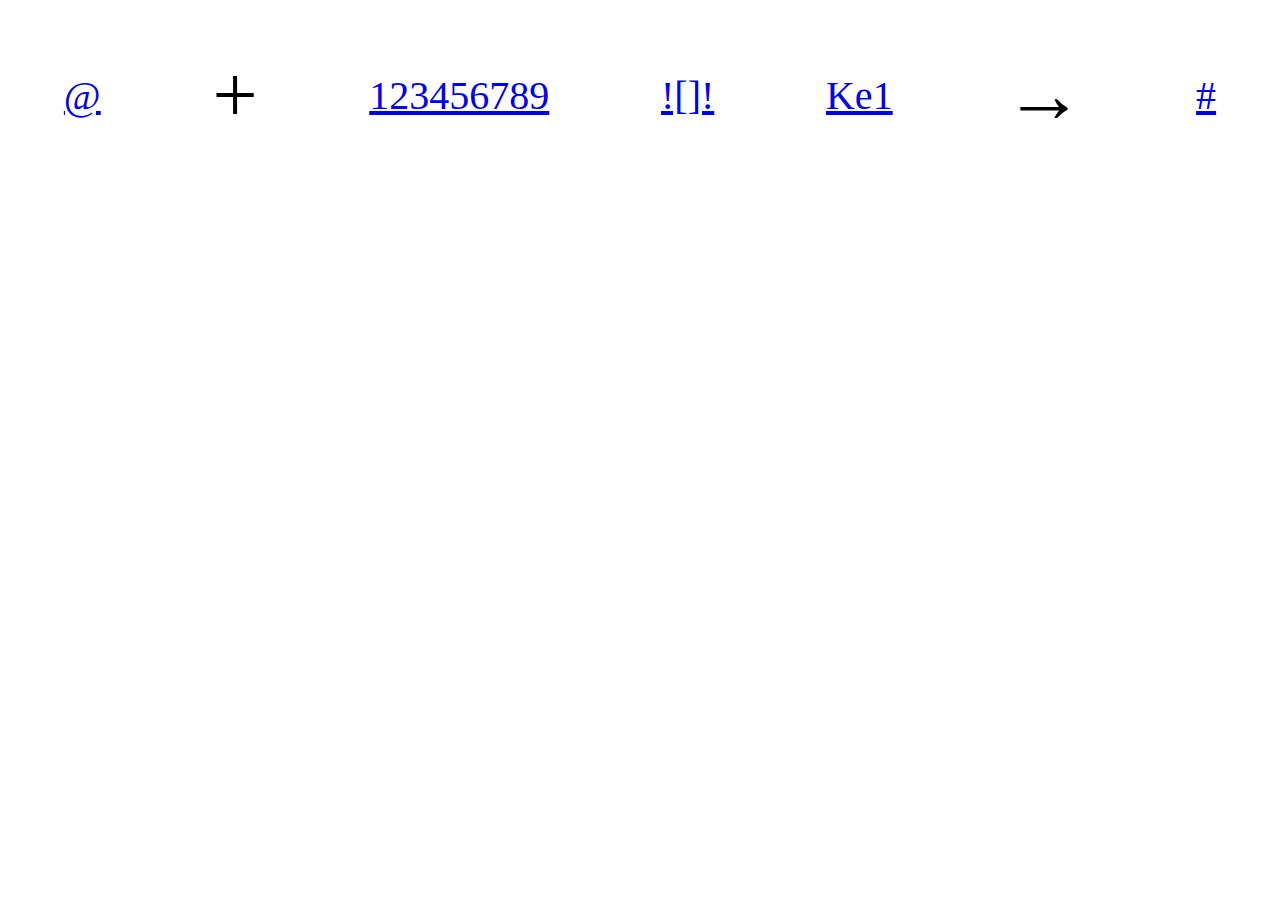
<file: index.html>
<!DOCTYPE html>
<html lang="en">
<head>
  <meta charset="UTF-8">
  <meta http-equiv="X-UA-Compatible" content="IE=edge">
  <meta name="viewport" content="width=device-width, initial-scale=1.0">
  <title>Origin</title>
</head>
<style>

  body {
    margin-top: 50px;
    display: flex;
    align-items: center;
    justify-content: space-around;
  }

  a {
    display: block;
    font-size: 40px;
  }

  span {
    font-size: 80px;
  }
</style>
<body>

  <div>
    <a href="/escaperoom/sokoban1.html">@</a>
  </div>
  
  <span>+</span>
  
  <a href="/escaperoom/sudoku.html">123456789</a>
  <a href="/escaperoom/jsfc.html">![]!</a>
  <a href="/escaperoom/chess.png">Ke1</a>
  
  <span>&rarr;</span>
  
  <a href="/escaperoom/sw.png">#</a>
</body>
</html>
</file>
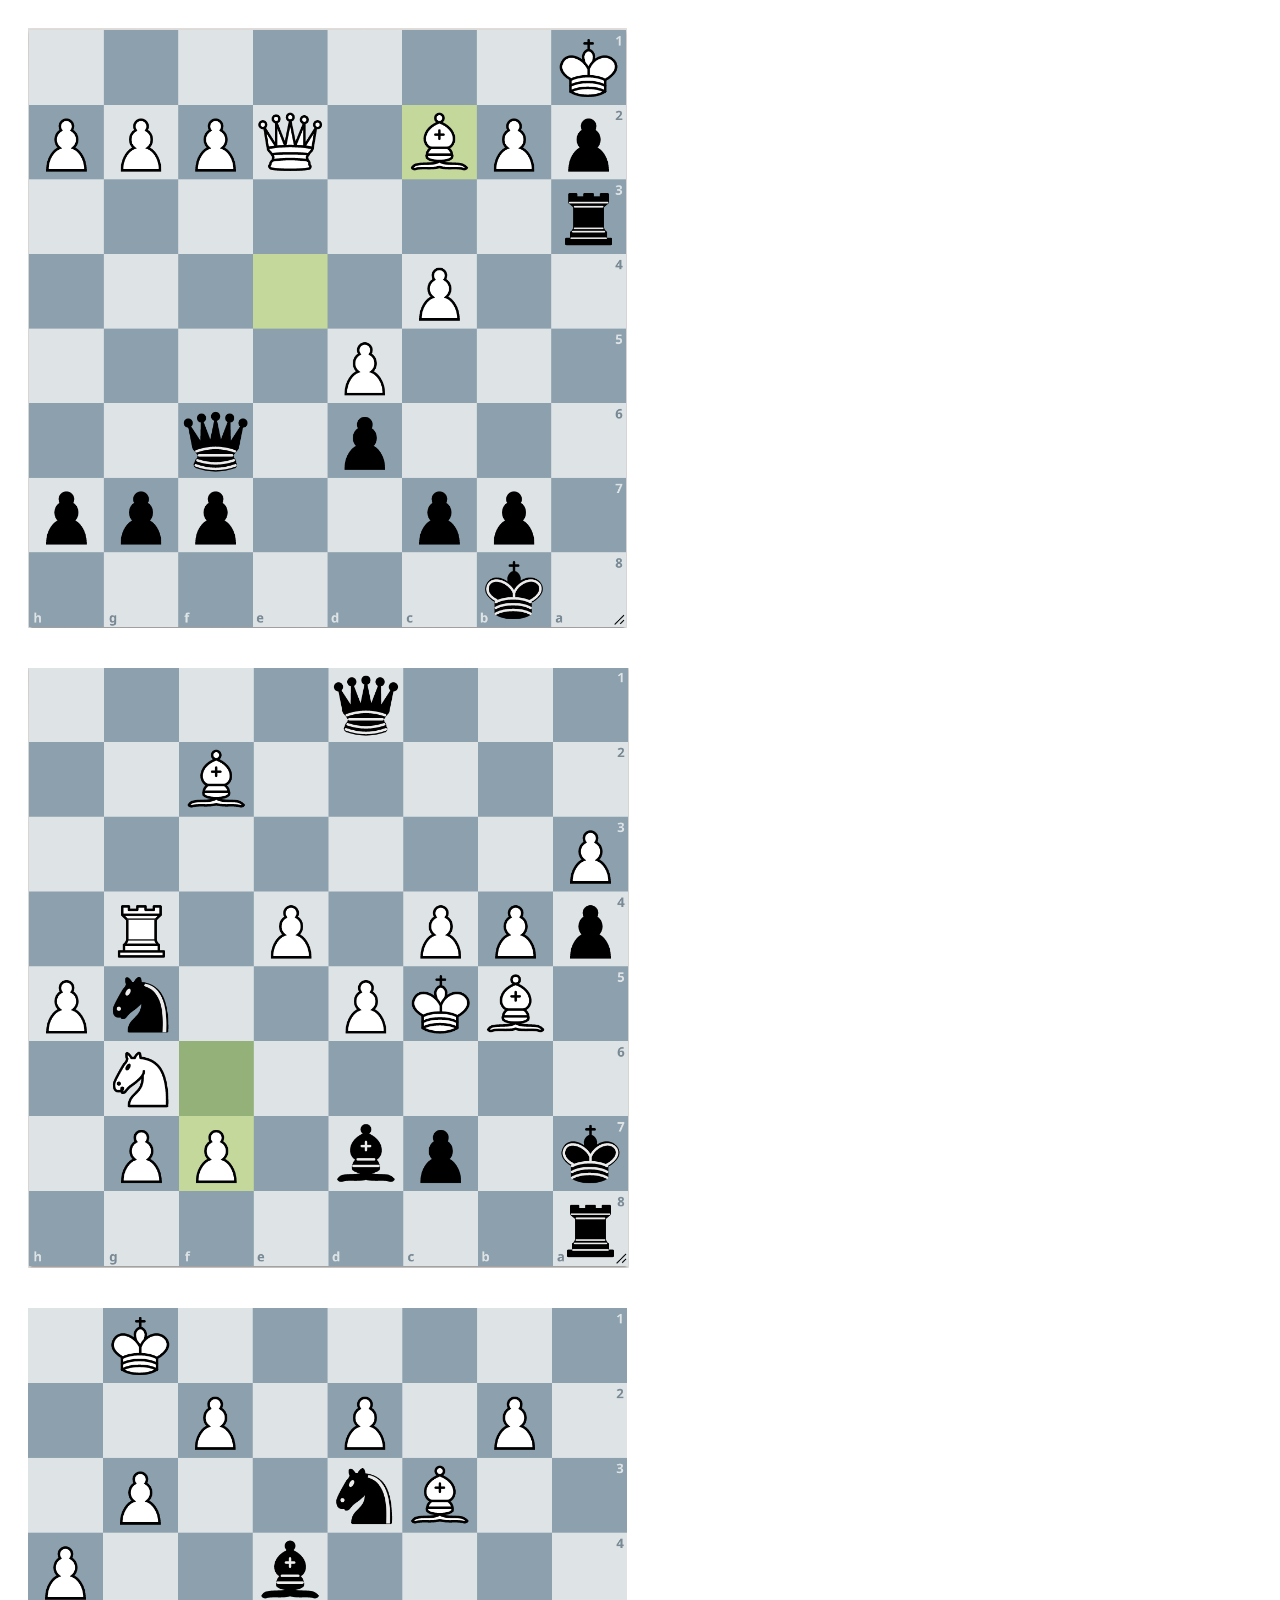
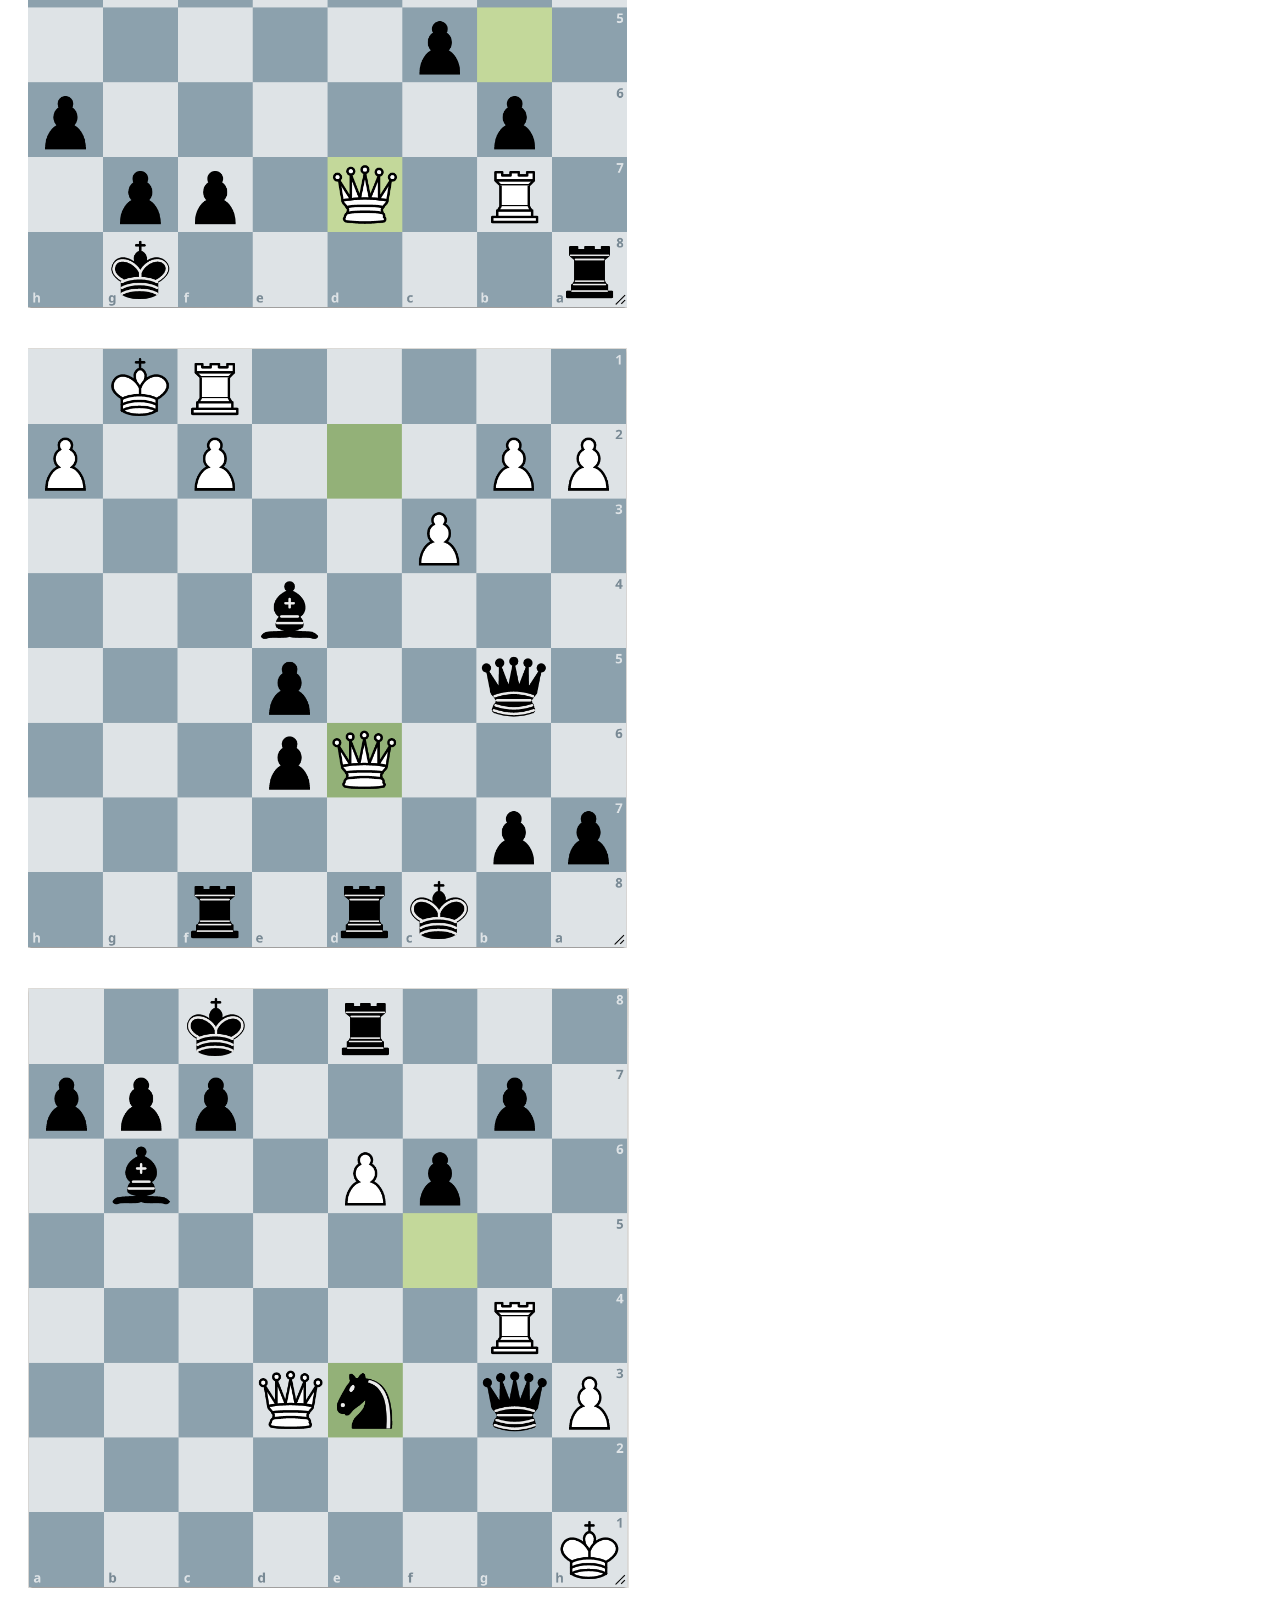
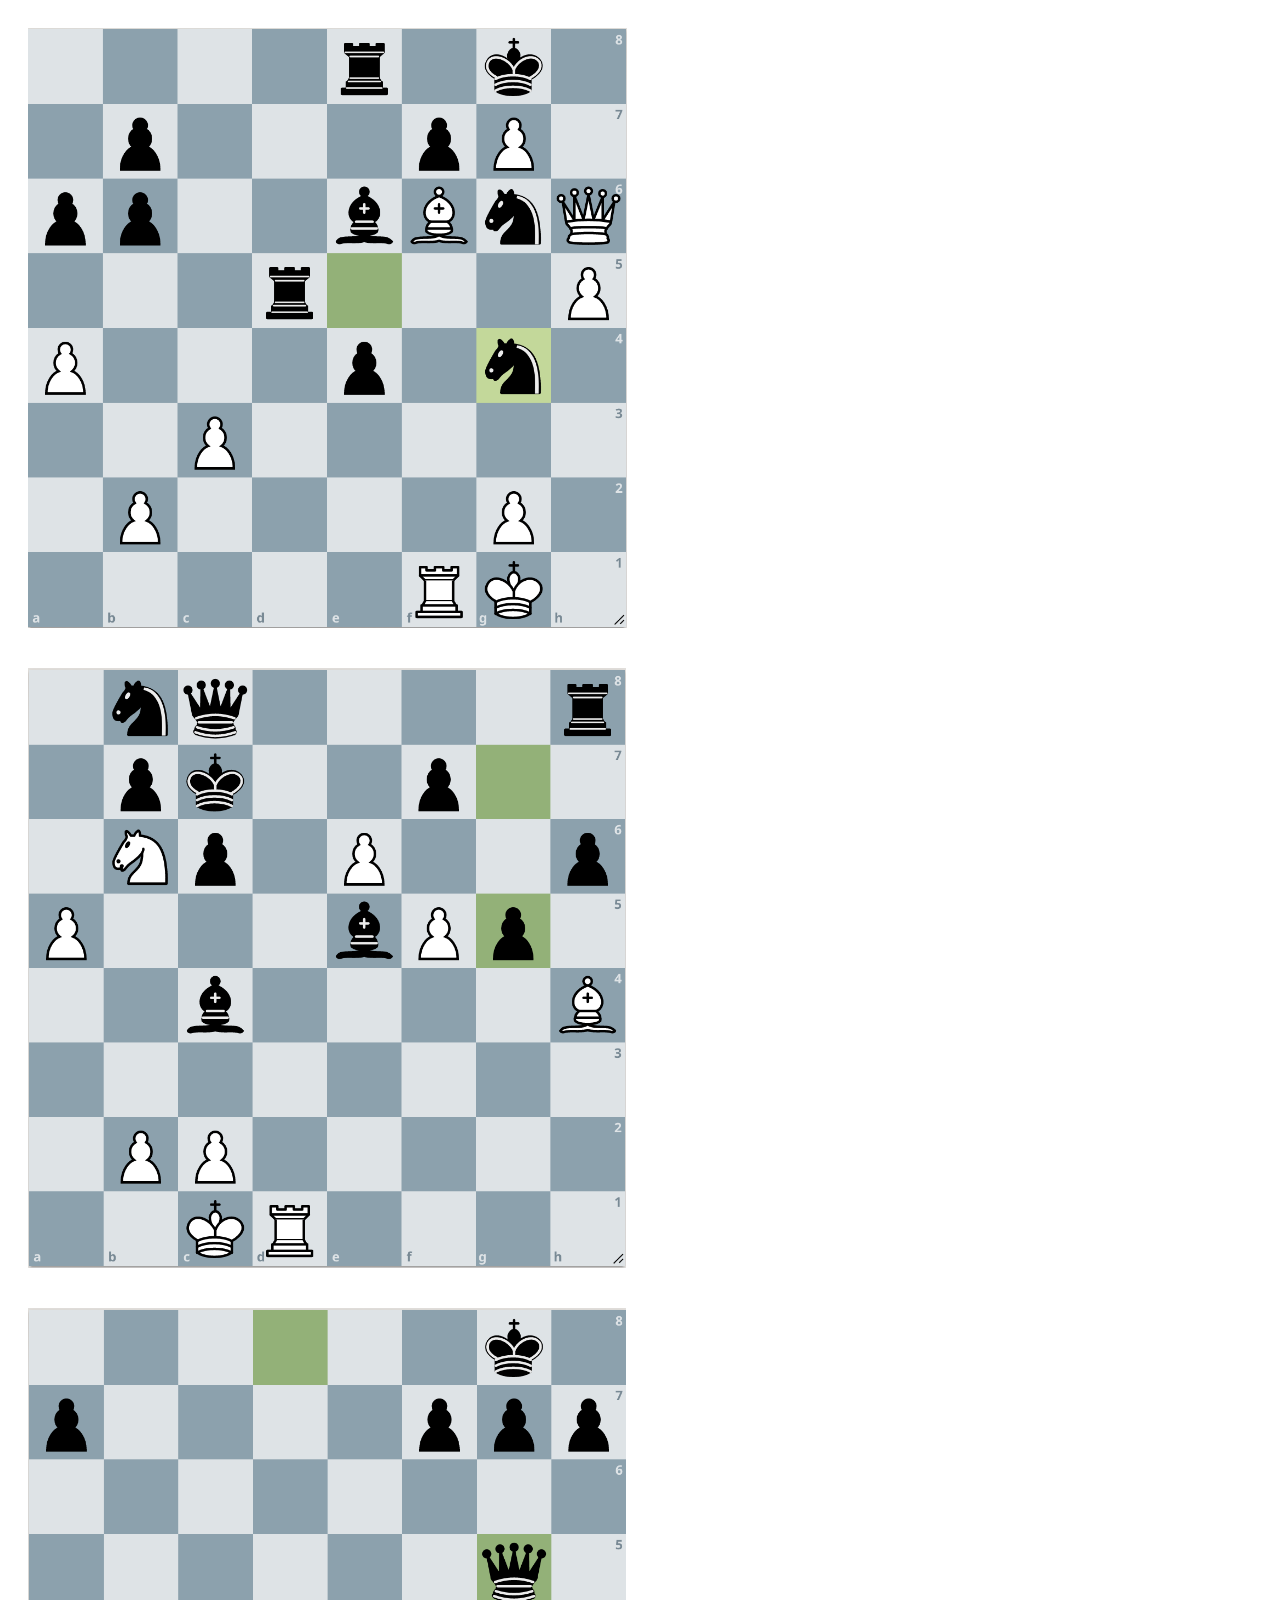
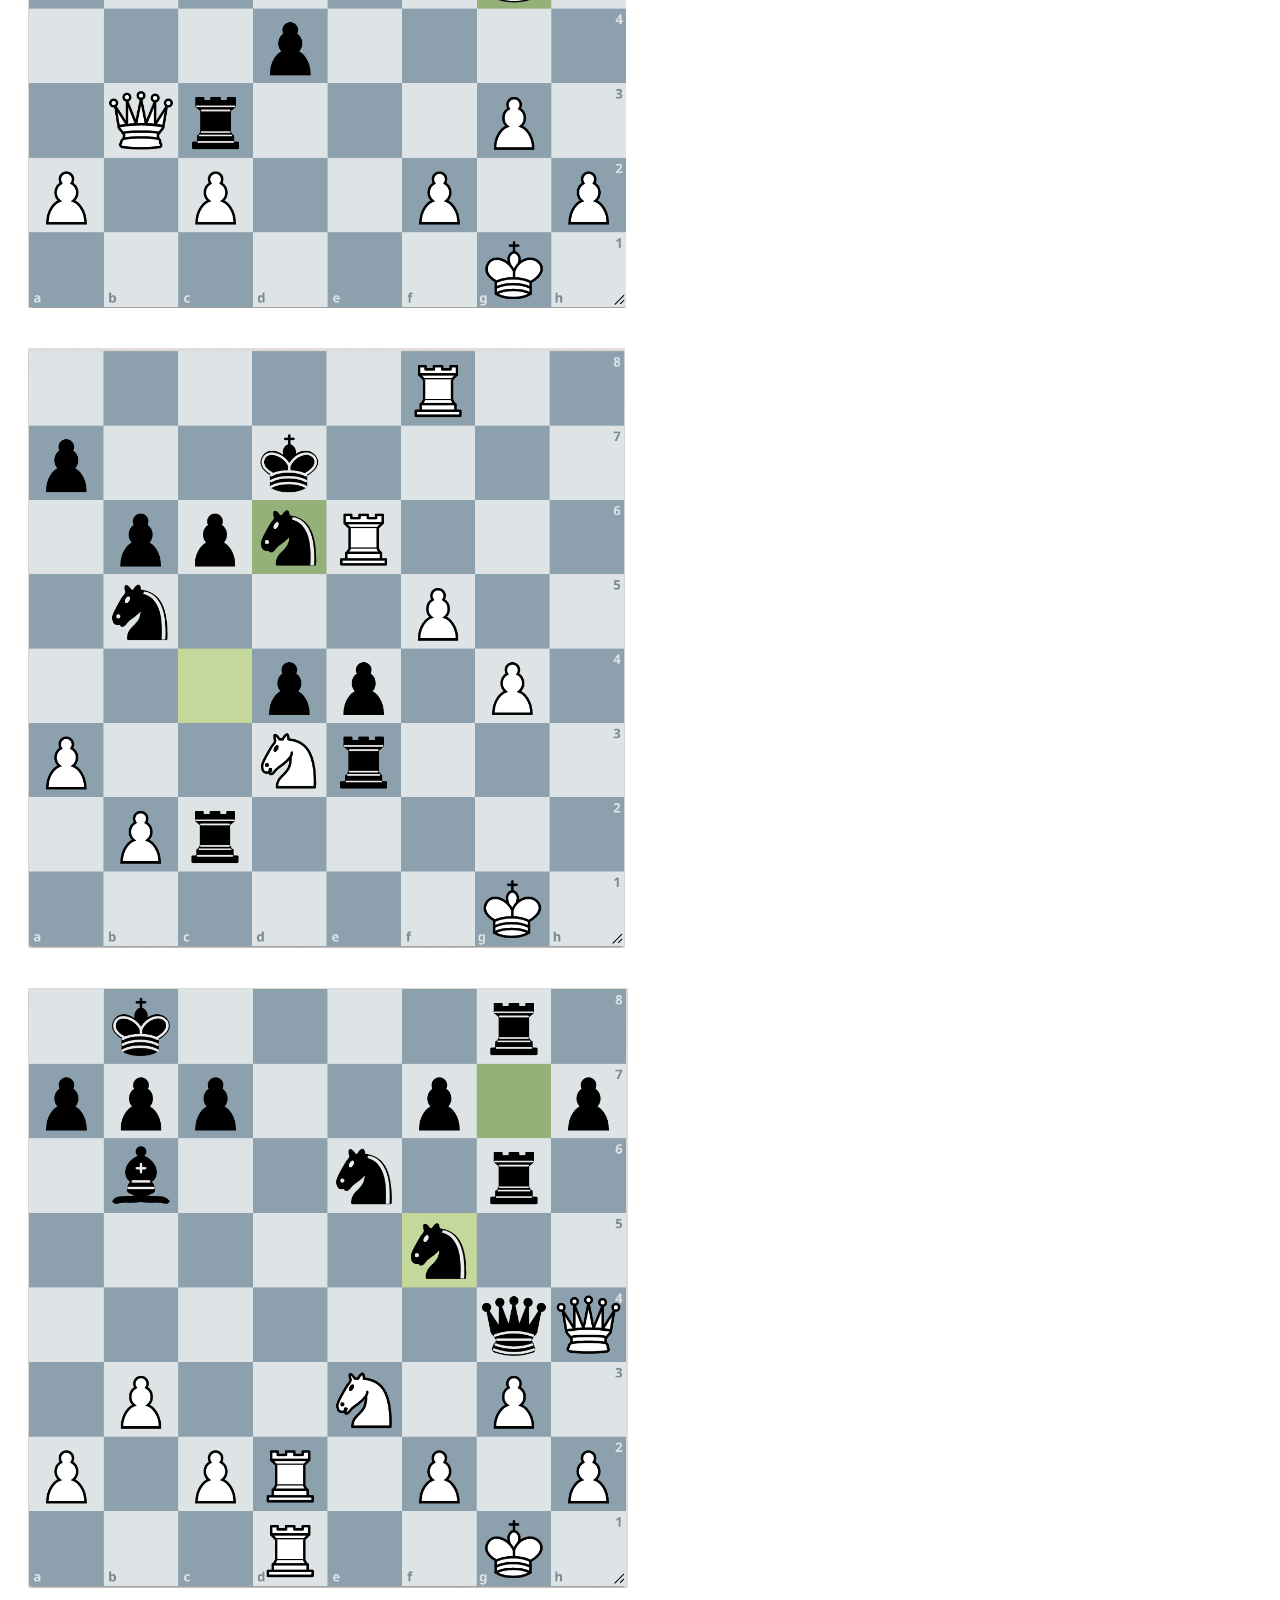
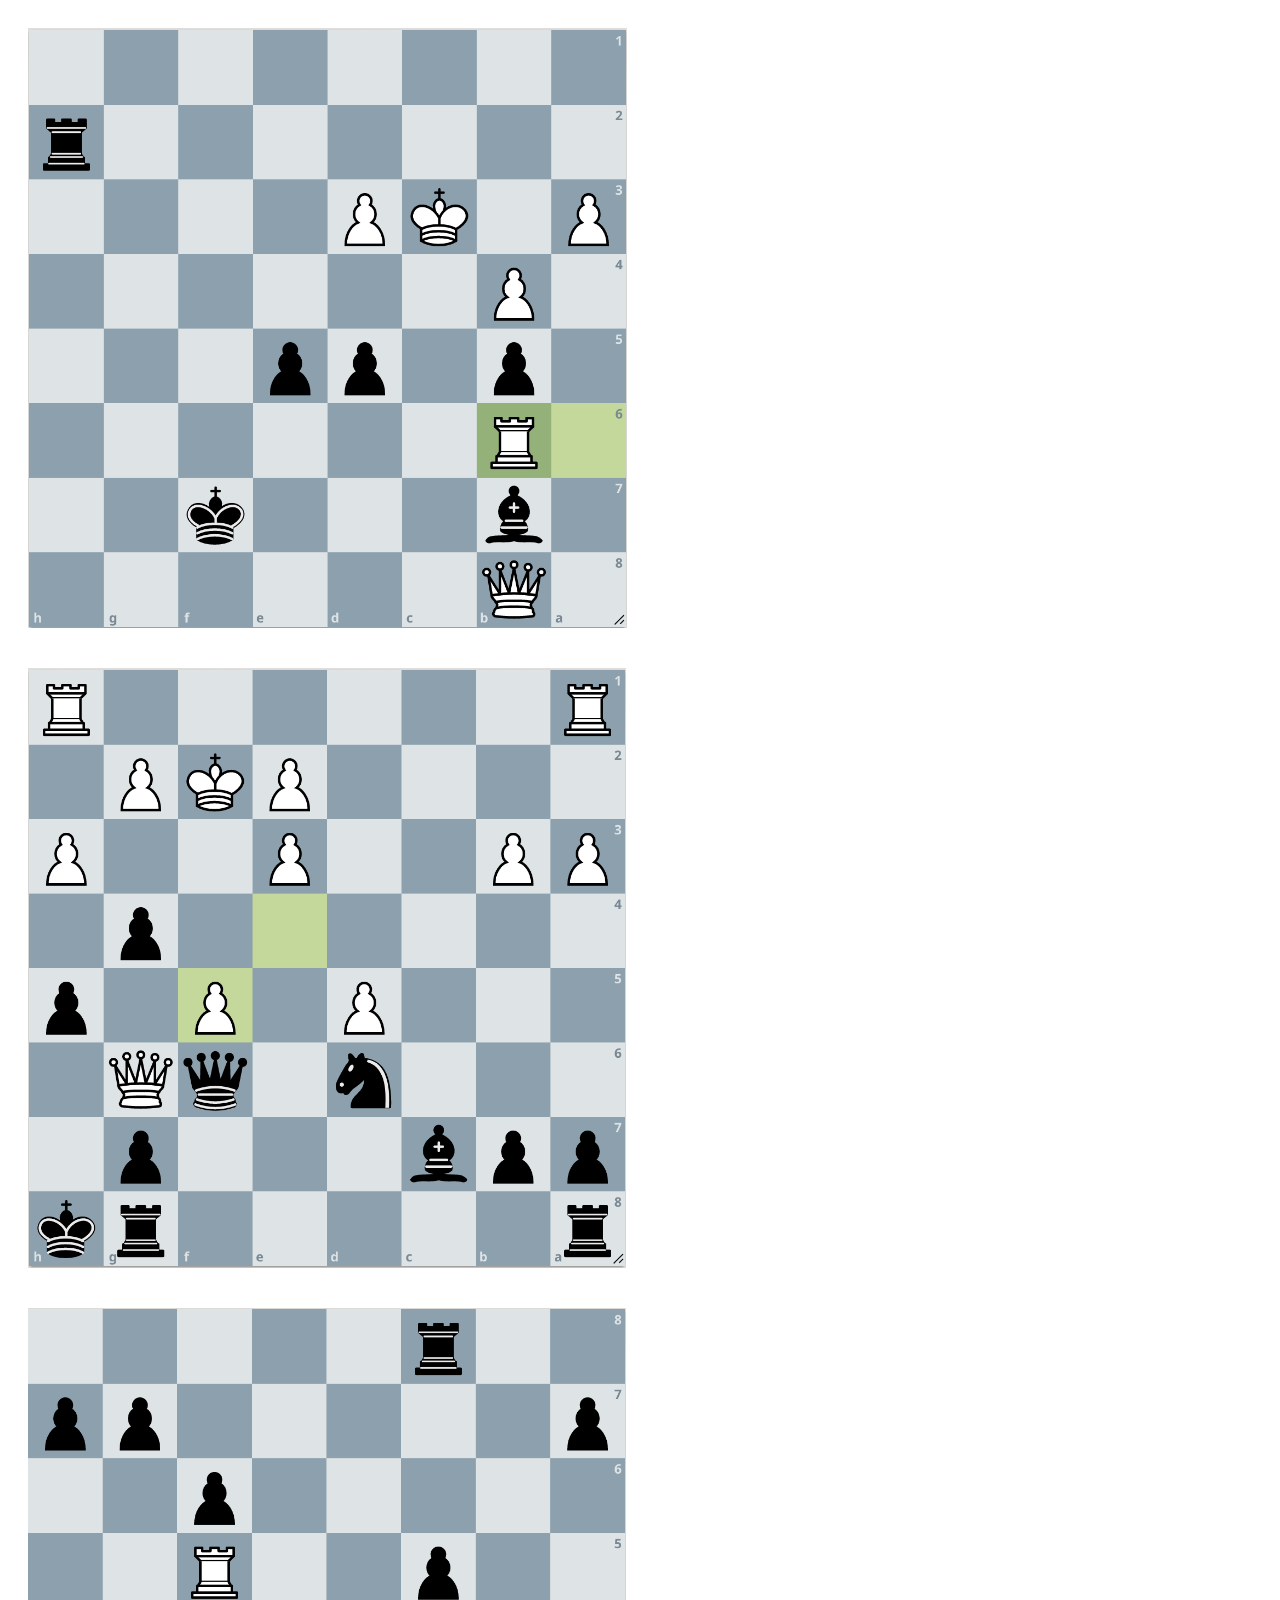
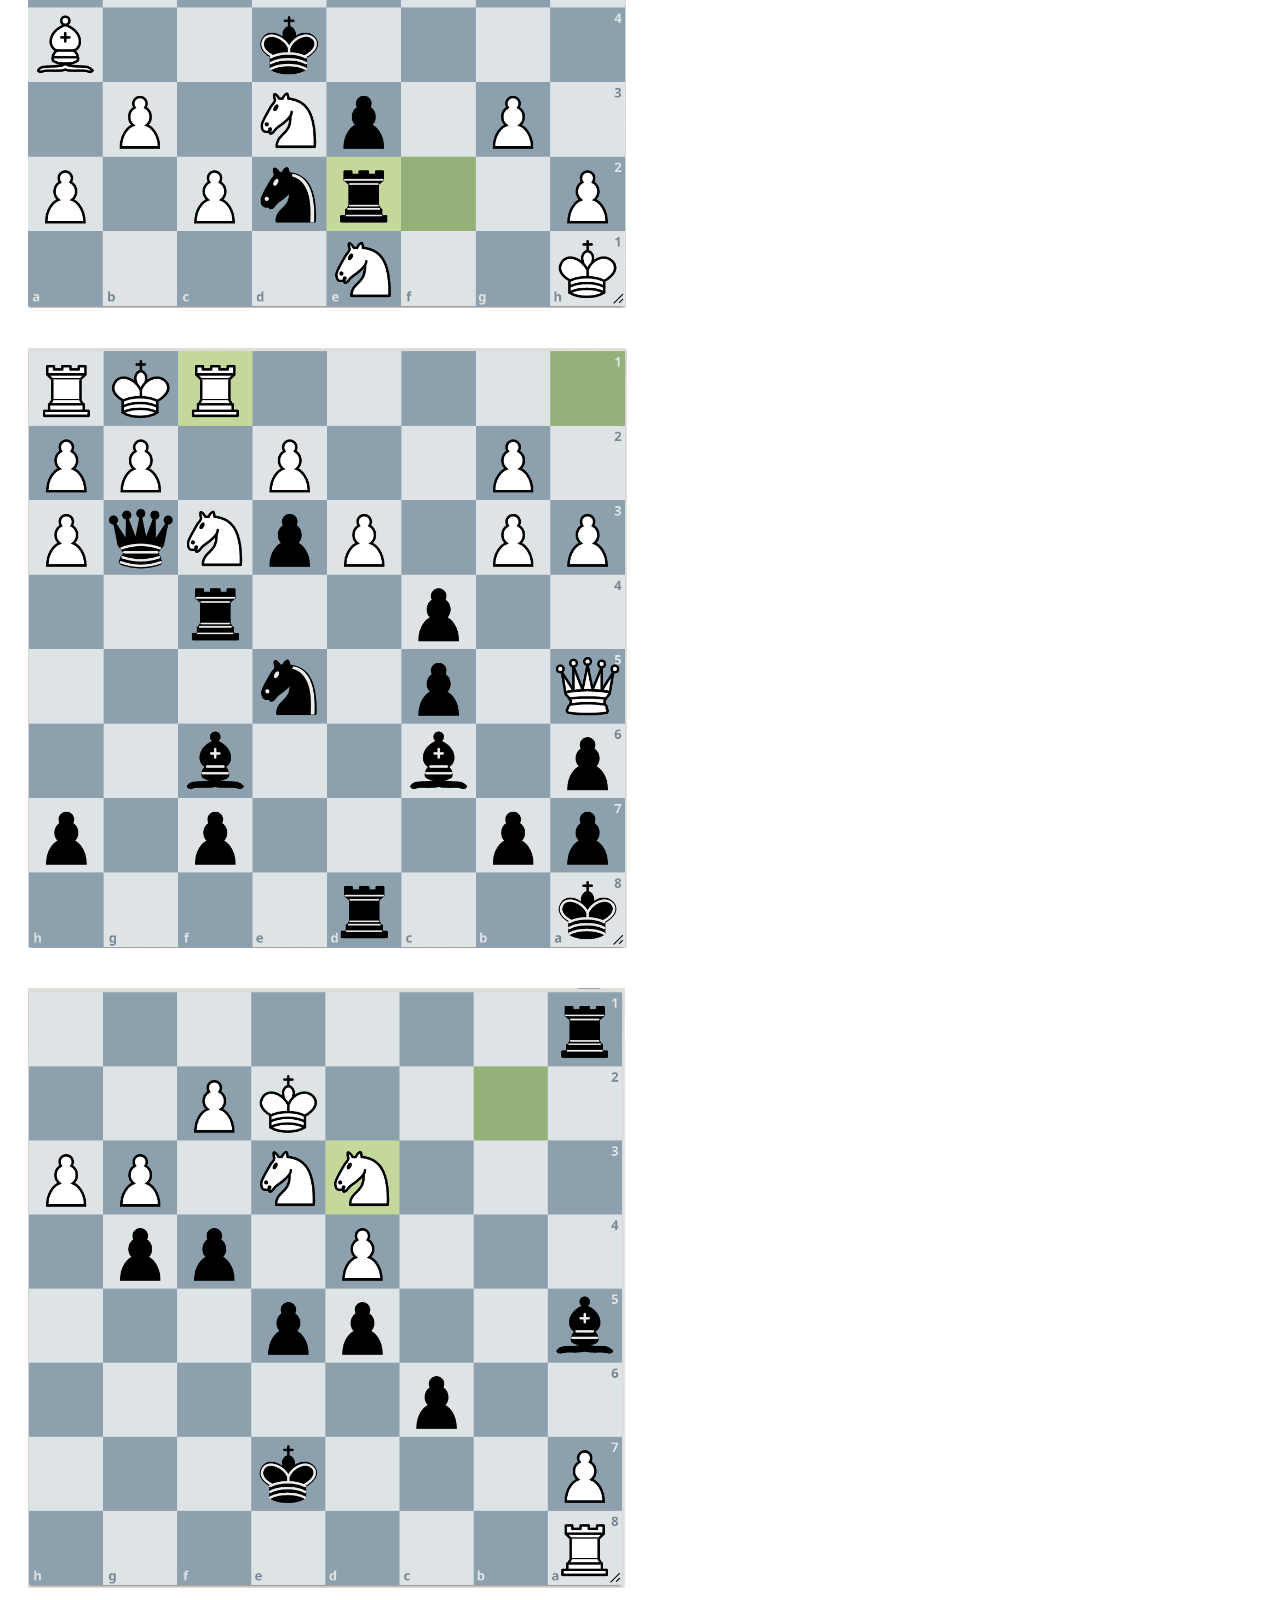
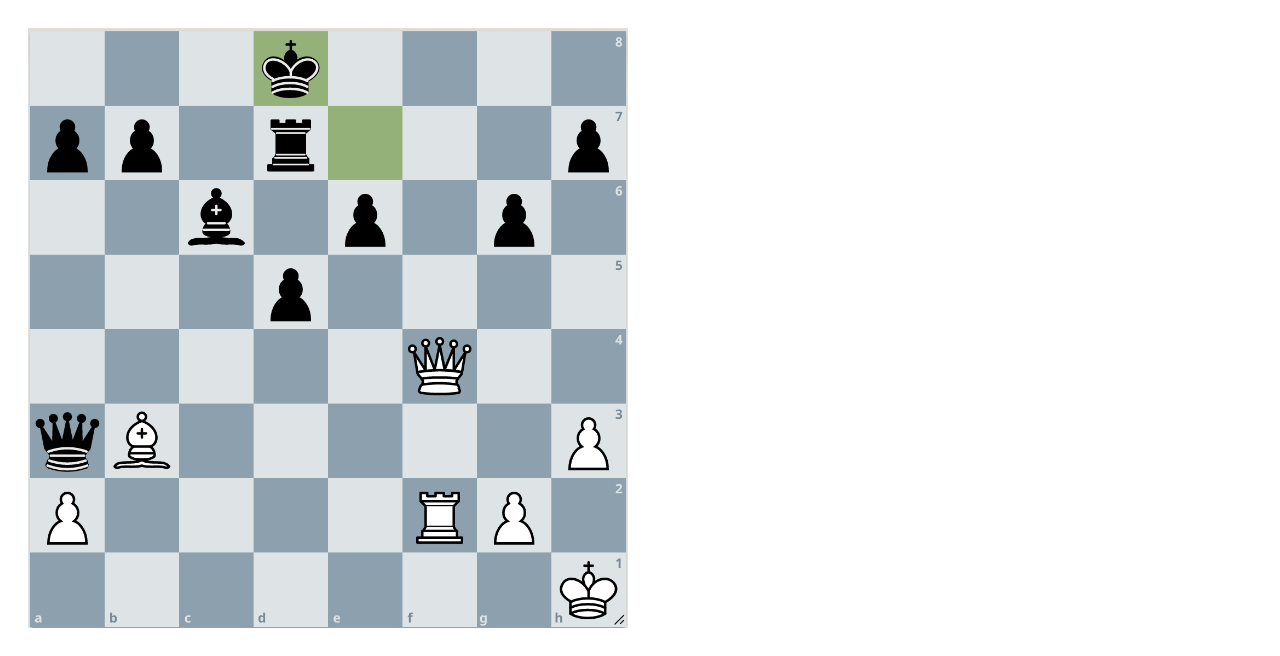
<file: chess.html>
<!DOCTYPE html>
<html lang="en">
<head>
  <meta charset="UTF-8">
  <meta http-equiv="X-UA-Compatible" content="IE=edge">
  <meta name="viewport" content="width=device-width, initial-scale=1.0">
  <title>Ke1</title>
</head>

<style>
  body {
    display: flex;
    flex-wrap: wrap;
  }

  img {
    height: 600px;
    margin: 20px;
  }
</style>
<body>

  <img src="./positions/a.png" alt="">
  <img src="./positions/b.png" alt="">
  <img src="./positions/d.png" alt="">
  <img src="./positions/f.png" alt="">
  <img src="./positions/g.png" alt="">
  <img src="./positions/h.png" alt="">
  <img src="./positions/i.png" alt="">
  <img src="./positions/j.png" alt="">
  <img src="./positions/l.png" alt="">
  <img src="./positions/m.png" alt="">
  <img src="./positions/n.png" alt="">
  <img src="./positions/o.png" alt="">
  <img src="./positions/p.png" alt="">
  <img src="./positions/r.png" alt="">
  <img src="./positions/s.png" alt="">
  <img src="./positions/t.png" alt="">
  
</body>
</html>
</file>
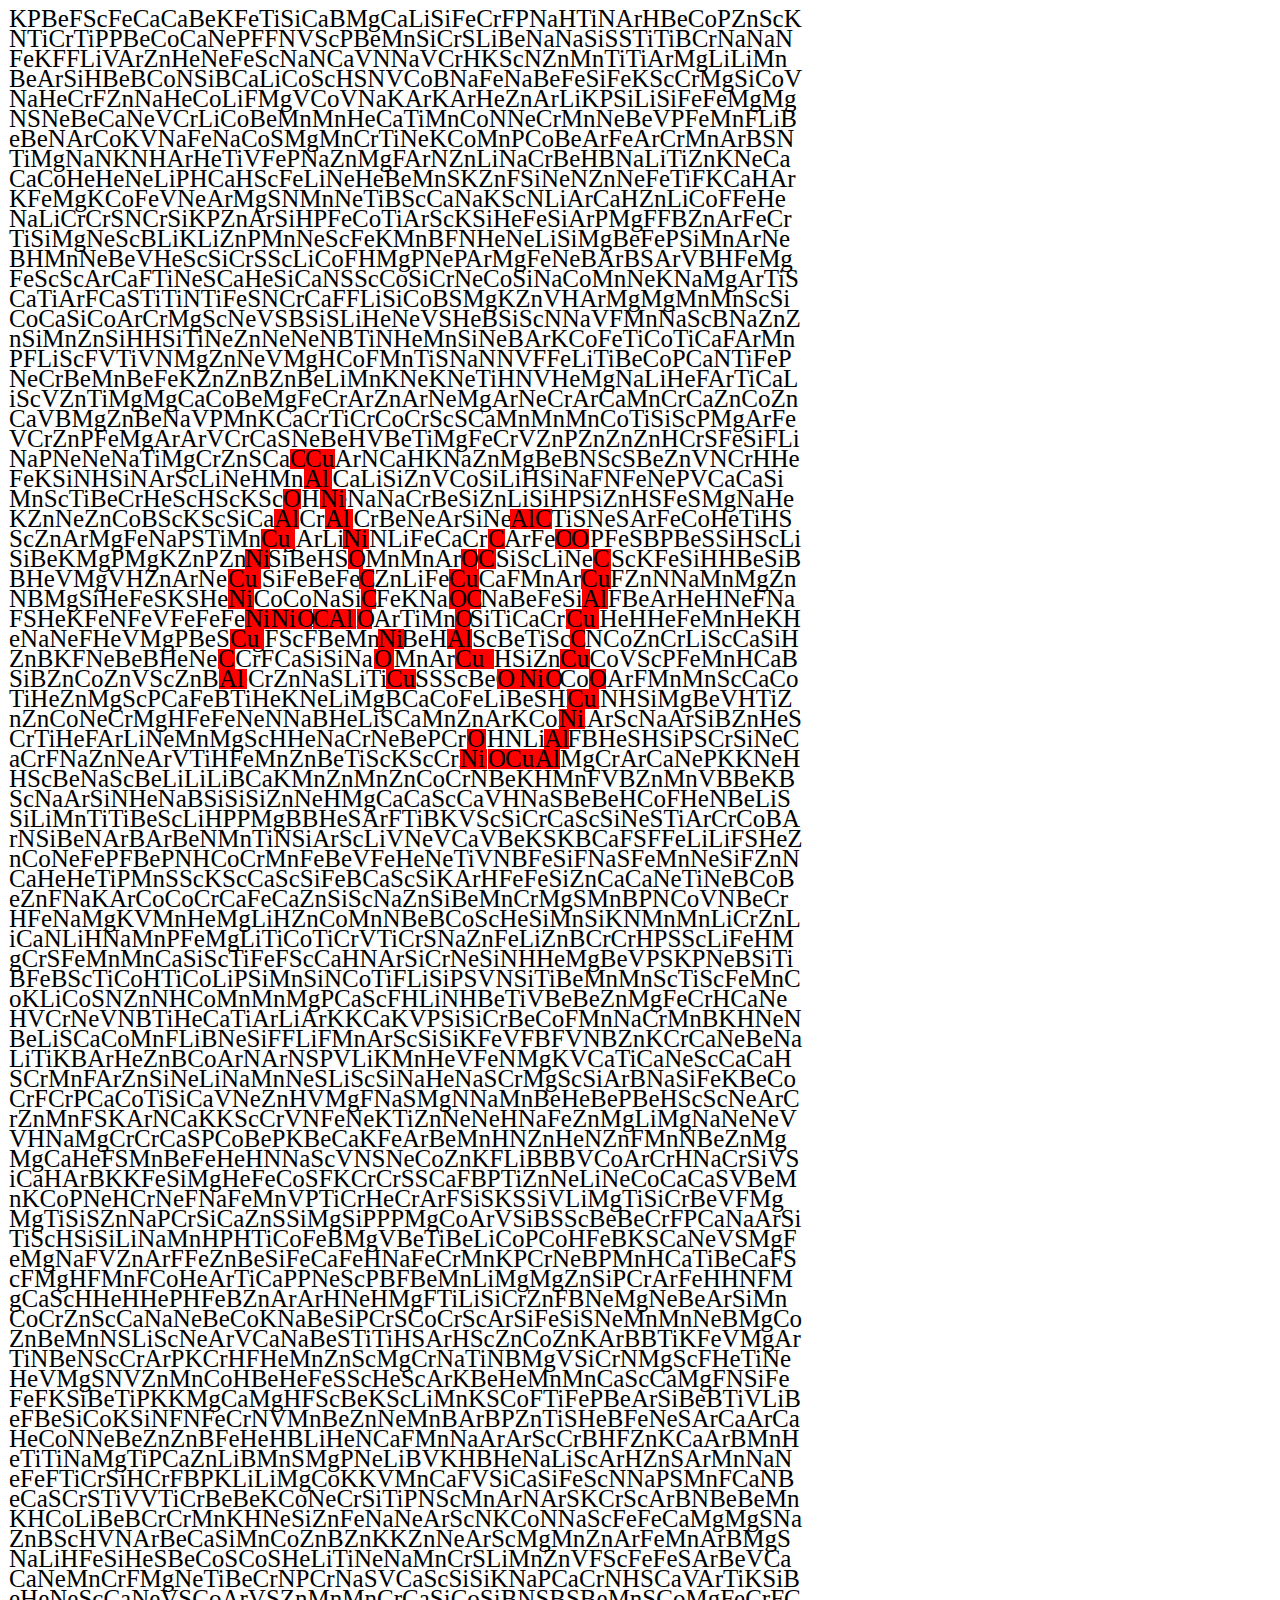
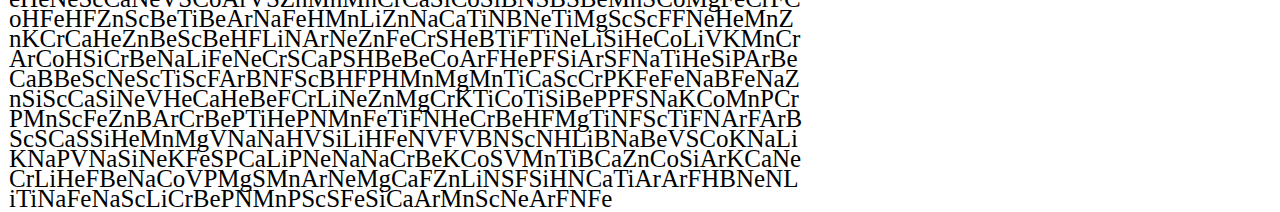
<file: crossingOut.html>
<!DOCTYPE html>
<html lang="en">
<head>
  <meta charset="UTF-8">
  <meta http-equiv="X-UA-Compatible" content="IE=edge">
  <meta name="viewport" content="width=device-width, initial-scale=1.0">
  <title>CrossingOut</title>
</head>
<style>

body {
  line-height: 0.8;
  font-size: 25px;
  width: 21cm;
  height: 29.7cm;
  padding: 1px;
  line-break: anywhere;
}

span {
  position: absolute;
  background-color: red;
}

.sm {
  width: 15px;
  height: 20px;
}

.cu {
  height: 20px;
  width: 30px;
}

.ni {
  height: 20px;
  width: 26px;
}

.al {
  height: 20px;
  width: 28px;
}

.c1 {
  top: 449px;
  left: 290px;
}

.c2 {
  top: 569px;
  left: 359px;
}

.c3 {
  top: 589px;
  left: 361px;
}

.c4 {
  top: 609px;
  left: 313px;
}

.c5 {
  top: 649px;
  left: 218px;
  width: 17px;
}

.c6 {
  top: 589px;
  left: 466px;
  width: 15px;
}


.c7 {
  top: 549px;
  left: 478px;
  width: 18px;
}


.c8 {
  top: 529px;
  left: 488px;
  width: 17px;
}


.c9 {
  top: 509px;
  left: 535px;
  width: 17px;
}


.c10 {
  top: 549px;
  left: 593px;
  width: 18px;
}


.c11 {
  top: 629px;
  left: 570px;
  width: 15px;
}


.c12 {
  top: 349px;
  left: 218px;
  width: 17px;
}

.c13 {
  top: 349px;
  left: 218px;
  width: 17px;
}


.c14 {
  top: 349px;
  left: 218px;
  width: 17px;
}

.o1 {
  top: 549px;
  left: 348px;
}

.o2 {
  top: 609px;
  left: 357px;
}

.o3 {
  top: 609px;
  left: 297px;
}

.o4 {
  top: 489px;
  left: 283px;
  width: 18px;
}

.o5 {
  top: 649px;
  left: 374px;
  width: 20px;
}

.o6 {
  top: 609px;
  left: 455px;
}

.o7 {
  top: 589px;
  left: 449px;
  width: 17px;
}

.o8 {
  top: 549px;
  left: 461px;
  width: 16px;
}

.o9 {
  top: 529px;
  left: 555px;
  width: 16px;
}

.o10 {
  top: 529px;
  left: 571px;
  width: 18px;
}

.o11 {
  top: 669px;
  left: 545px;
  width: 15px;
}

.o12 {
  top: 669px;
  left: 589px;
  width: 17px;
}

.o13 {
  top: 749px;
  left: 488px;
  width: 17px;
}

.o14 {
  top: 729px;
  left: 467px;
  width: 19px;
}

.o15 {
  top: 669px;
  left: 497px;
  width: 22px;
}

.o16 {
  top: 349px;
  left: 374px;
  width: 16px;
}

.cu1 {
  top: 449px;
  left: 305px;
}

.cu2 {
  top: 569px;
  left: 228px;
  width: 33px;
}

.cu3 {
  top: 529px;
  left: 261px;
  width: 34px;
}

.cu4 {
  top: 669px;
  left: 386px;
}

.cu5 {
  top: 629px;
  left: 230px;
  width: 34px;
}

.cu6 {
  top: 569px;
  left: 449px;
  width: 30px;
}

.cu7 {
  top: 569px;
  left: 581px;
  width: 30px;

}

.cu8 {
  top: 609px;
  left: 566px;
  width: 33px;
}

.cu9 {
  top: 649px;
  left: 560px;
  width: 30px;
}

.cu10 {
  top: 689px;
  left: 567px;
  width: 32px;
}

.cu11 {
  top: 749px;
  left: 505px;
  width: 30px;
}

.cu12 {
  top: 649px;
  left: 455px;
  width: 39px;
}

.cu13 {
  top: 569px;
  left: 449px;
  width: 30px;
}

.ni1 {
  top: 489px;
  left: 320px;
}

.ni2 {
  top: 529px;
  left: 343px;
}

.ni3 {
  top: 609px;
  left: 271px;
}

.ni4 {  
  top: 609px;
  left: 245px;
}

.ni5 {
  top: 589px;
  left: 228px;
}

.ni6 {
  top: 549px;
  left: 245px;
  width: 25px;
}

.ni7 {
  top: 629px;
  left: 378px;
}

.ni8 {
  top: 709px;
  left: 559px;
}

.ni9 {
  top: 669px;
  left: 519px;
}

.ni10 {
  top: 749px;
  left: 460px;
  width: 27px;
}

.al1 {
  top: 469px;
  left: 304px;
}

.al2 {
  top: 509px;
  left: 325px;
}

.al3 {
  top: 509px;
  left: 274px;
  width: 25px;
}

.al4 {
  top: 609px;
  left: 328px;
}

.al5 {
  top: 669px;
  left: 219px;
}

.al6 {
  top: 509px;
  left: 510px;
  width: 25px;
}

.al7 {
  top: 589px;
  left: 582px;
  width: 26px;
}

.al8 {
  top: 729px;
  left: 544px;
  width: 25px;
}

.al9 {
  top: 749px;
  left: 535px;
  width: 25px;
}

.al10 {
  top: 629px;
  left: 447px;
  width: 25px;
}

.al11 {
  top: 509px;
  left: 510px;
  width: 25px;
}

</style>
<body>
  <div>[base64]</div>
  <span class="sm c1">C</span>
  <span class="sm c2">C</span>
  <span class="sm c3">C</span>
  <span class="sm c4">C</span>
  <span class="sm c5">C</span>
  <span class="sm c6">C</span>
  <span class="sm c7">C</span>
  <span class="sm c8">C</span>
  <span class="sm c9">C</span>
  <span class="sm c10">C</span>
  <span class="sm c11">C</span>
  <span class="sm o1">O</span>
  <span class="sm o2">O</span>
  <span class="sm o3">O</span>
  <span class="sm o4">O</span>
  <span class="sm o5">O</span>
  <span class="sm o6">O</span>
  <span class="sm o7">O</span>
  <span class="sm o8">O</span>
  <span class="sm o9">O</span>
  <span class="sm o10">O</span>
  <span class="sm o11">O</span>
  <span class="sm o12">O</span>
  <span class="sm o13">O</span>
  <span class="sm o14">O</span>
  <span class="sm o15">O</span>
  <span class="al al1">Al</span>
  <span class="al al2">Al</span>
  <span class="al al3">Al</span>
  <span class="al al4">Al</span>
  <span class="al al5">Al</span>
  <span class="al al6">Al</span>
  <span class="al al7">Al</span>
  <span class="al al8">Al</span>
  <span class="al al9">Al</span>
  <span class="al al10">Al</span>
  <span class="al al11">Al</span>
  <span class="ni ni1">Ni</span>
  <span class="ni ni2">Ni</span>
  <span class="ni ni3">Ni</span>
  <span class="ni ni4">Ni</span>
  <span class="ni ni5">Ni</span>
  <span class="ni ni6">Ni</span>
  <span class="ni ni7">Ni</span>
  <span class="ni ni8">Ni</span>
  <span class="ni ni9">Ni</span>
  <span class="ni ni10">Ni</span>
  <span class="cu cu1">Cu</span>
  <span class="cu cu2">Cu</span>
  <span class="cu cu3">Cu</span>
  <span class="cu cu4">Cu</span>
  <span class="cu cu5">Cu</span>
  <span class="cu cu6">Cu</span>
  <span class="cu cu7">Cu</span>
  <span class="cu cu8">Cu</span>
  <span class="cu cu9">Cu</span>
  <span class="cu cu10">Cu</span>
  <span class="cu cu11">Cu</span>
  <span class="cu cu12">Cu</span>

</body>

<script>
  const par = document.querySelector('p')

  // C O Al Cl Ni Cu

  // const elements = 'H,He,Li,Be,B,N,F,Ne,Na,Mg,Si,P,S,Ar,K,Ca,Sc,Ti,V,Cr,Mn,Fe,Co,Zn'.split(',')

  // const randChar = () => elements[Math.floor(Math.random() * elements.length)];;
  // const randStr = n => Array(n).fill().map(randChar).join('')

  // document.body.firstElementChild.innerText = randStr(3000)
</script>
</html>
</file>
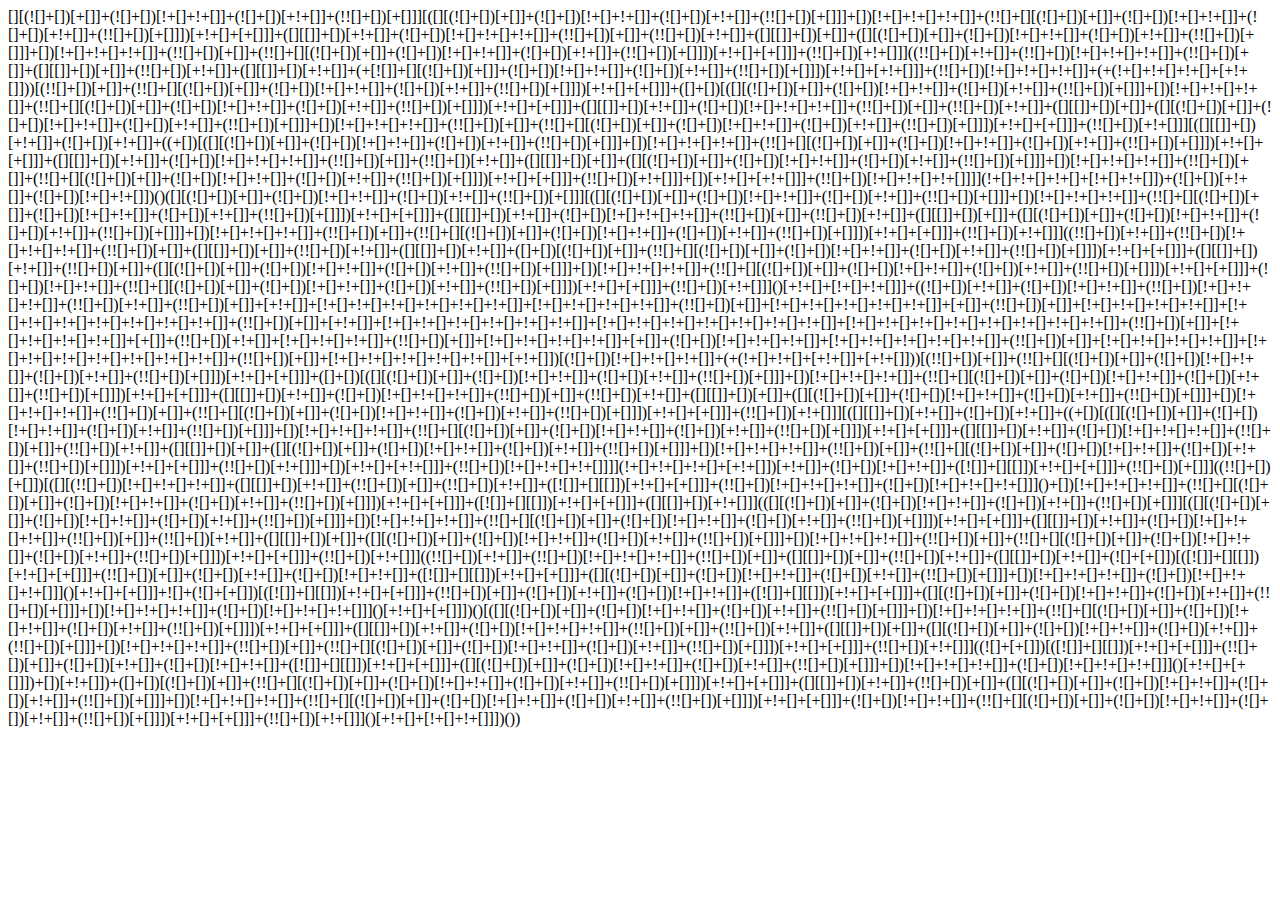
<file: jsfc.html>
<!DOCTYPE html>
<html lang="en">
<head>
  <meta charset="UTF-8">
  <meta http-equiv="X-UA-Compatible" content="IE=edge">
  <meta name="viewport" content="width=device-width, initial-scale=1.0">
  <title>![]!</title>
</head>
<body>

  [][(![]+[])[+[]]+(![]+[])[!+[]+!+[]]+(![]+[])[+!+[]]+(!![]+[])[+[]]][([][(![]+[])[+[]]+(![]+[])[!+[]+!+[]]+(![]+[])[+!+[]]+(!![]+[])[+[]]]+[])[!+[]+!+[]+!+[]]+(!![]+[][(![]+[])[+[]]+(![]+[])[!+[]+!+[]]+(![]+[])[+!+[]]+(!![]+[])[+[]]])[+!+[]+[+[]]]+([][[]]+[])[+!+[]]+(![]+[])[!+[]+!+[]+!+[]]+(!![]+[])[+[]]+(!![]+[])[+!+[]]+([][[]]+[])[+[]]+([][(![]+[])[+[]]+(![]+[])[!+[]+!+[]]+(![]+[])[+!+[]]+(!![]+[])[+[]]]+[])[!+[]+!+[]+!+[]]+(!![]+[])[+[]]+(!![]+[][(![]+[])[+[]]+(![]+[])[!+[]+!+[]]+(![]+[])[+!+[]]+(!![]+[])[+[]]])[+!+[]+[+[]]]+(!![]+[])[+!+[]]]((!![]+[])[+!+[]]+(!![]+[])[!+[]+!+[]+!+[]]+(!![]+[])[+[]]+([][[]]+[])[+[]]+(!![]+[])[+!+[]]+([][[]]+[])[+!+[]]+(+[![]]+[][(![]+[])[+[]]+(![]+[])[!+[]+!+[]]+(![]+[])[+!+[]]+(!![]+[])[+[]]])[+!+[]+[+!+[]]]+(!![]+[])[!+[]+!+[]+!+[]]+(+(!+[]+!+[]+!+[]+[+!+[]]))[(!![]+[])[+[]]+(!![]+[][(![]+[])[+[]]+(![]+[])[!+[]+!+[]]+(![]+[])[+!+[]]+(!![]+[])[+[]]])[+!+[]+[+[]]]+([]+[])[([][(![]+[])[+[]]+(![]+[])[!+[]+!+[]]+(![]+[])[+!+[]]+(!![]+[])[+[]]]+[])[!+[]+!+[]+!+[]]+(!![]+[][(![]+[])[+[]]+(![]+[])[!+[]+!+[]]+(![]+[])[+!+[]]+(!![]+[])[+[]]])[+!+[]+[+[]]]+([][[]]+[])[+!+[]]+(![]+[])[!+[]+!+[]+!+[]]+(!![]+[])[+[]]+(!![]+[])[+!+[]]+([][[]]+[])[+[]]+([][(![]+[])[+[]]+(![]+[])[!+[]+!+[]]+(![]+[])[+!+[]]+(!![]+[])[+[]]]+[])[!+[]+!+[]+!+[]]+(!![]+[])[+[]]+(!![]+[][(![]+[])[+[]]+(![]+[])[!+[]+!+[]]+(![]+[])[+!+[]]+(!![]+[])[+[]]])[+!+[]+[+[]]]+(!![]+[])[+!+[]]][([][[]]+[])[+!+[]]+(![]+[])[+!+[]]+((+[])[([][(![]+[])[+[]]+(![]+[])[!+[]+!+[]]+(![]+[])[+!+[]]+(!![]+[])[+[]]]+[])[!+[]+!+[]+!+[]]+(!![]+[][(![]+[])[+[]]+(![]+[])[!+[]+!+[]]+(![]+[])[+!+[]]+(!![]+[])[+[]]])[+!+[]+[+[]]]+([][[]]+[])[+!+[]]+(![]+[])[!+[]+!+[]+!+[]]+(!![]+[])[+[]]+(!![]+[])[+!+[]]+([][[]]+[])[+[]]+([][(![]+[])[+[]]+(![]+[])[!+[]+!+[]]+(![]+[])[+!+[]]+(!![]+[])[+[]]]+[])[!+[]+!+[]+!+[]]+(!![]+[])[+[]]+(!![]+[][(![]+[])[+[]]+(![]+[])[!+[]+!+[]]+(![]+[])[+!+[]]+(!![]+[])[+[]]])[+!+[]+[+[]]]+(!![]+[])[+!+[]]]+[])[+!+[]+[+!+[]]]+(!![]+[])[!+[]+!+[]+!+[]]]](!+[]+!+[]+!+[]+[!+[]+!+[]])+(![]+[])[+!+[]]+(![]+[])[!+[]+!+[]])()([][(![]+[])[+[]]+(![]+[])[!+[]+!+[]]+(![]+[])[+!+[]]+(!![]+[])[+[]]][([][(![]+[])[+[]]+(![]+[])[!+[]+!+[]]+(![]+[])[+!+[]]+(!![]+[])[+[]]]+[])[!+[]+!+[]+!+[]]+(!![]+[][(![]+[])[+[]]+(![]+[])[!+[]+!+[]]+(![]+[])[+!+[]]+(!![]+[])[+[]]])[+!+[]+[+[]]]+([][[]]+[])[+!+[]]+(![]+[])[!+[]+!+[]+!+[]]+(!![]+[])[+[]]+(!![]+[])[+!+[]]+([][[]]+[])[+[]]+([][(![]+[])[+[]]+(![]+[])[!+[]+!+[]]+(![]+[])[+!+[]]+(!![]+[])[+[]]]+[])[!+[]+!+[]+!+[]]+(!![]+[])[+[]]+(!![]+[][(![]+[])[+[]]+(![]+[])[!+[]+!+[]]+(![]+[])[+!+[]]+(!![]+[])[+[]]])[+!+[]+[+[]]]+(!![]+[])[+!+[]]]((!![]+[])[+!+[]]+(!![]+[])[!+[]+!+[]+!+[]]+(!![]+[])[+[]]+([][[]]+[])[+[]]+(!![]+[])[+!+[]]+([][[]]+[])[+!+[]]+([]+[])[(![]+[])[+[]]+(!![]+[][(![]+[])[+[]]+(![]+[])[!+[]+!+[]]+(![]+[])[+!+[]]+(!![]+[])[+[]]])[+!+[]+[+[]]]+([][[]]+[])[+!+[]]+(!![]+[])[+[]]+([][(![]+[])[+[]]+(![]+[])[!+[]+!+[]]+(![]+[])[+!+[]]+(!![]+[])[+[]]]+[])[!+[]+!+[]+!+[]]+(!![]+[][(![]+[])[+[]]+(![]+[])[!+[]+!+[]]+(![]+[])[+!+[]]+(!![]+[])[+[]]])[+!+[]+[+[]]]+(![]+[])[!+[]+!+[]]+(!![]+[][(![]+[])[+[]]+(![]+[])[!+[]+!+[]]+(![]+[])[+!+[]]+(!![]+[])[+[]]])[+!+[]+[+[]]]+(!![]+[])[+!+[]]]()[+!+[]+[!+[]+!+[]]]+((![]+[])[+!+[]]+(![]+[])[!+[]+!+[]]+(!![]+[])[!+[]+!+[]+!+[]]+(!![]+[])[+!+[]]+(!![]+[])[+[]]+[+!+[]]+[!+[]+!+[]+!+[]+!+[]+!+[]+!+[]]+[!+[]+!+[]+!+[]+!+[]]+(!![]+[])[+[]]+[!+[]+!+[]+!+[]+!+[]+!+[]]+[+[]]+(!![]+[])[+[]]+[!+[]+!+[]+!+[]+!+[]]+[!+[]+!+[]+!+[]+!+[]+!+[]+!+[]+!+[]]+(!![]+[])[+[]]+[+!+[]]+[!+[]+!+[]+!+[]+!+[]+!+[]+!+[]]+[!+[]+!+[]+!+[]+!+[]+!+[]+!+[]+!+[]]+[!+[]+!+[]+!+[]+!+[]+!+[]+!+[]+!+[]+!+[]]+(!![]+[])[+[]]+[!+[]+!+[]+!+[]+!+[]]+[+[]]+(!![]+[])[+!+[]]+[!+[]+!+[]+!+[]]+(!![]+[])[+[]]+[!+[]+!+[]+!+[]+!+[]]+[+[]]+(![]+[])[!+[]+!+[]+!+[]]+[!+[]+!+[]+!+[]+!+[]+!+[]]+(!![]+[])[+[]]+[!+[]+!+[]+!+[]+!+[]]+[!+[]+!+[]+!+[]+!+[]+!+[]+!+[]+!+[]]+(!![]+[])[+[]]+[!+[]+!+[]+!+[]+!+[]+!+[]]+[+!+[]])[(![]+[])[!+[]+!+[]+!+[]]+(+(!+[]+!+[]+[+!+[]]+[+!+[]]))[(!![]+[])[+[]]+(!![]+[][(![]+[])[+[]]+(![]+[])[!+[]+!+[]]+(![]+[])[+!+[]]+(!![]+[])[+[]]])[+!+[]+[+[]]]+([]+[])[([][(![]+[])[+[]]+(![]+[])[!+[]+!+[]]+(![]+[])[+!+[]]+(!![]+[])[+[]]]+[])[!+[]+!+[]+!+[]]+(!![]+[][(![]+[])[+[]]+(![]+[])[!+[]+!+[]]+(![]+[])[+!+[]]+(!![]+[])[+[]]])[+!+[]+[+[]]]+([][[]]+[])[+!+[]]+(![]+[])[!+[]+!+[]+!+[]]+(!![]+[])[+[]]+(!![]+[])[+!+[]]+([][[]]+[])[+[]]+([][(![]+[])[+[]]+(![]+[])[!+[]+!+[]]+(![]+[])[+!+[]]+(!![]+[])[+[]]]+[])[!+[]+!+[]+!+[]]+(!![]+[])[+[]]+(!![]+[][(![]+[])[+[]]+(![]+[])[!+[]+!+[]]+(![]+[])[+!+[]]+(!![]+[])[+[]]])[+!+[]+[+[]]]+(!![]+[])[+!+[]]][([][[]]+[])[+!+[]]+(![]+[])[+!+[]]+((+[])[([][(![]+[])[+[]]+(![]+[])[!+[]+!+[]]+(![]+[])[+!+[]]+(!![]+[])[+[]]]+[])[!+[]+!+[]+!+[]]+(!![]+[][(![]+[])[+[]]+(![]+[])[!+[]+!+[]]+(![]+[])[+!+[]]+(!![]+[])[+[]]])[+!+[]+[+[]]]+([][[]]+[])[+!+[]]+(![]+[])[!+[]+!+[]+!+[]]+(!![]+[])[+[]]+(!![]+[])[+!+[]]+([][[]]+[])[+[]]+([][(![]+[])[+[]]+(![]+[])[!+[]+!+[]]+(![]+[])[+!+[]]+(!![]+[])[+[]]]+[])[!+[]+!+[]+!+[]]+(!![]+[])[+[]]+(!![]+[][(![]+[])[+[]]+(![]+[])[!+[]+!+[]]+(![]+[])[+!+[]]+(!![]+[])[+[]]])[+!+[]+[+[]]]+(!![]+[])[+!+[]]]+[])[+!+[]+[+!+[]]]+(!![]+[])[!+[]+!+[]+!+[]]]](!+[]+!+[]+!+[]+[+!+[]])[+!+[]]+(![]+[])[!+[]+!+[]]+([![]]+[][[]])[+!+[]+[+[]]]+(!![]+[])[+[]]]((!![]+[])[+[]])[([][(!![]+[])[!+[]+!+[]+!+[]]+([][[]]+[])[+!+[]]+(!![]+[])[+[]]+(!![]+[])[+!+[]]+([![]]+[][[]])[+!+[]+[+[]]]+(!![]+[])[!+[]+!+[]+!+[]]+(![]+[])[!+[]+!+[]+!+[]]]()+[])[!+[]+!+[]+!+[]]+(!![]+[][(![]+[])[+[]]+(![]+[])[!+[]+!+[]]+(![]+[])[+!+[]]+(!![]+[])[+[]]])[+!+[]+[+[]]]+([![]]+[][[]])[+!+[]+[+[]]]+([][[]]+[])[+!+[]]](([][(![]+[])[+[]]+(![]+[])[!+[]+!+[]]+(![]+[])[+!+[]]+(!![]+[])[+[]]][([][(![]+[])[+[]]+(![]+[])[!+[]+!+[]]+(![]+[])[+!+[]]+(!![]+[])[+[]]]+[])[!+[]+!+[]+!+[]]+(!![]+[][(![]+[])[+[]]+(![]+[])[!+[]+!+[]]+(![]+[])[+!+[]]+(!![]+[])[+[]]])[+!+[]+[+[]]]+([][[]]+[])[+!+[]]+(![]+[])[!+[]+!+[]+!+[]]+(!![]+[])[+[]]+(!![]+[])[+!+[]]+([][[]]+[])[+[]]+([][(![]+[])[+[]]+(![]+[])[!+[]+!+[]]+(![]+[])[+!+[]]+(!![]+[])[+[]]]+[])[!+[]+!+[]+!+[]]+(!![]+[])[+[]]+(!![]+[][(![]+[])[+[]]+(![]+[])[!+[]+!+[]]+(![]+[])[+!+[]]+(!![]+[])[+[]]])[+!+[]+[+[]]]+(!![]+[])[+!+[]]]((!![]+[])[+!+[]]+(!![]+[])[!+[]+!+[]+!+[]]+(!![]+[])[+[]]+([][[]]+[])[+[]]+(!![]+[])[+!+[]]+([][[]]+[])[+!+[]]+(![]+[+[]])[([![]]+[][[]])[+!+[]+[+[]]]+(!![]+[])[+[]]+(![]+[])[+!+[]]+(![]+[])[!+[]+!+[]]+([![]]+[][[]])[+!+[]+[+[]]]+([][(![]+[])[+[]]+(![]+[])[!+[]+!+[]]+(![]+[])[+!+[]]+(!![]+[])[+[]]]+[])[!+[]+!+[]+!+[]]+(![]+[])[!+[]+!+[]+!+[]]]()[+!+[]+[+[]]]+![]+(![]+[+[]])[([![]]+[][[]])[+!+[]+[+[]]]+(!![]+[])[+[]]+(![]+[])[+!+[]]+(![]+[])[!+[]+!+[]]+([![]]+[][[]])[+!+[]+[+[]]]+([][(![]+[])[+[]]+(![]+[])[!+[]+!+[]]+(![]+[])[+!+[]]+(!![]+[])[+[]]]+[])[!+[]+!+[]+!+[]]+(![]+[])[!+[]+!+[]+!+[]]]()[+!+[]+[+[]]])()[([][(![]+[])[+[]]+(![]+[])[!+[]+!+[]]+(![]+[])[+!+[]]+(!![]+[])[+[]]]+[])[!+[]+!+[]+!+[]]+(!![]+[][(![]+[])[+[]]+(![]+[])[!+[]+!+[]]+(![]+[])[+!+[]]+(!![]+[])[+[]]])[+!+[]+[+[]]]+([][[]]+[])[+!+[]]+(![]+[])[!+[]+!+[]+!+[]]+(!![]+[])[+[]]+(!![]+[])[+!+[]]+([][[]]+[])[+[]]+([][(![]+[])[+[]]+(![]+[])[!+[]+!+[]]+(![]+[])[+!+[]]+(!![]+[])[+[]]]+[])[!+[]+!+[]+!+[]]+(!![]+[])[+[]]+(!![]+[][(![]+[])[+[]]+(![]+[])[!+[]+!+[]]+(![]+[])[+!+[]]+(!![]+[])[+[]]])[+!+[]+[+[]]]+(!![]+[])[+!+[]]]((![]+[+[]])[([![]]+[][[]])[+!+[]+[+[]]]+(!![]+[])[+[]]+(![]+[])[+!+[]]+(![]+[])[!+[]+!+[]]+([![]]+[][[]])[+!+[]+[+[]]]+([][(![]+[])[+[]]+(![]+[])[!+[]+!+[]]+(![]+[])[+!+[]]+(!![]+[])[+[]]]+[])[!+[]+!+[]+!+[]]+(![]+[])[!+[]+!+[]+!+[]]]()[+!+[]+[+[]]])+[])[+!+[]])+([]+[])[(![]+[])[+[]]+(!![]+[][(![]+[])[+[]]+(![]+[])[!+[]+!+[]]+(![]+[])[+!+[]]+(!![]+[])[+[]]])[+!+[]+[+[]]]+([][[]]+[])[+!+[]]+(!![]+[])[+[]]+([][(![]+[])[+[]]+(![]+[])[!+[]+!+[]]+(![]+[])[+!+[]]+(!![]+[])[+[]]]+[])[!+[]+!+[]+!+[]]+(!![]+[][(![]+[])[+[]]+(![]+[])[!+[]+!+[]]+(![]+[])[+!+[]]+(!![]+[])[+[]]])[+!+[]+[+[]]]+(![]+[])[!+[]+!+[]]+(!![]+[][(![]+[])[+[]]+(![]+[])[!+[]+!+[]]+(![]+[])[+!+[]]+(!![]+[])[+[]]])[+!+[]+[+[]]]+(!![]+[])[+!+[]]]()[+!+[]+[!+[]+!+[]]])())
</body>
<script>

</script>
</html>
</file>
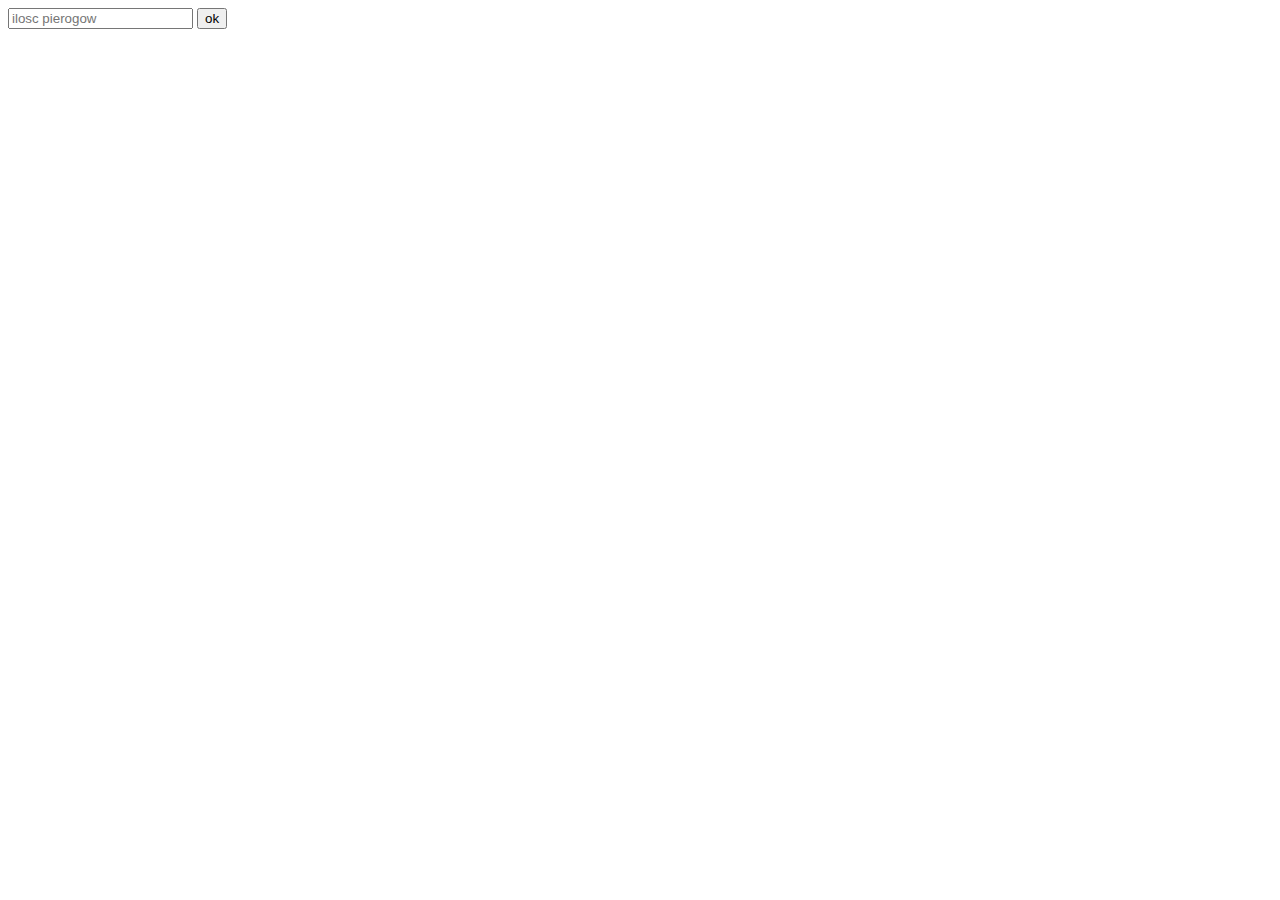
<file: pierogi.html>
<!DOCTYPE html>
<html lang="en">
<head>
  <title>Pierogi converter</title>
</head>
<body>

  <input type="text" placeholder="ilosc pierogow" id="qu" />

  <button id="ok">ok</button>
  
</body>
<script>
  const flour = 500
  const water = 250
  const oil = 50
  const cheese = 300
  const onion = 300
  const potatoes = 500
  const butter = 30


  document.querySelector('#ok').addEventListener('click', ev => {
    const qu = Number(document.querySelector('#qu').value) / 60


    alert(`
      flour: ${parseInt(qu * flour)} g 
      water: ${parseInt(qu * water)} ml
      oil: ${parseInt(qu * oil)} ml
      cheese: ${parseInt(qu * cheese)} g
      onion: ${parseInt(qu * onion)} g
      potatoes: ${parseInt(qu * potatoes)} g
      button: ${parseInt(qu * butter)} g
    `)
  })


</script>

</html>
</file>
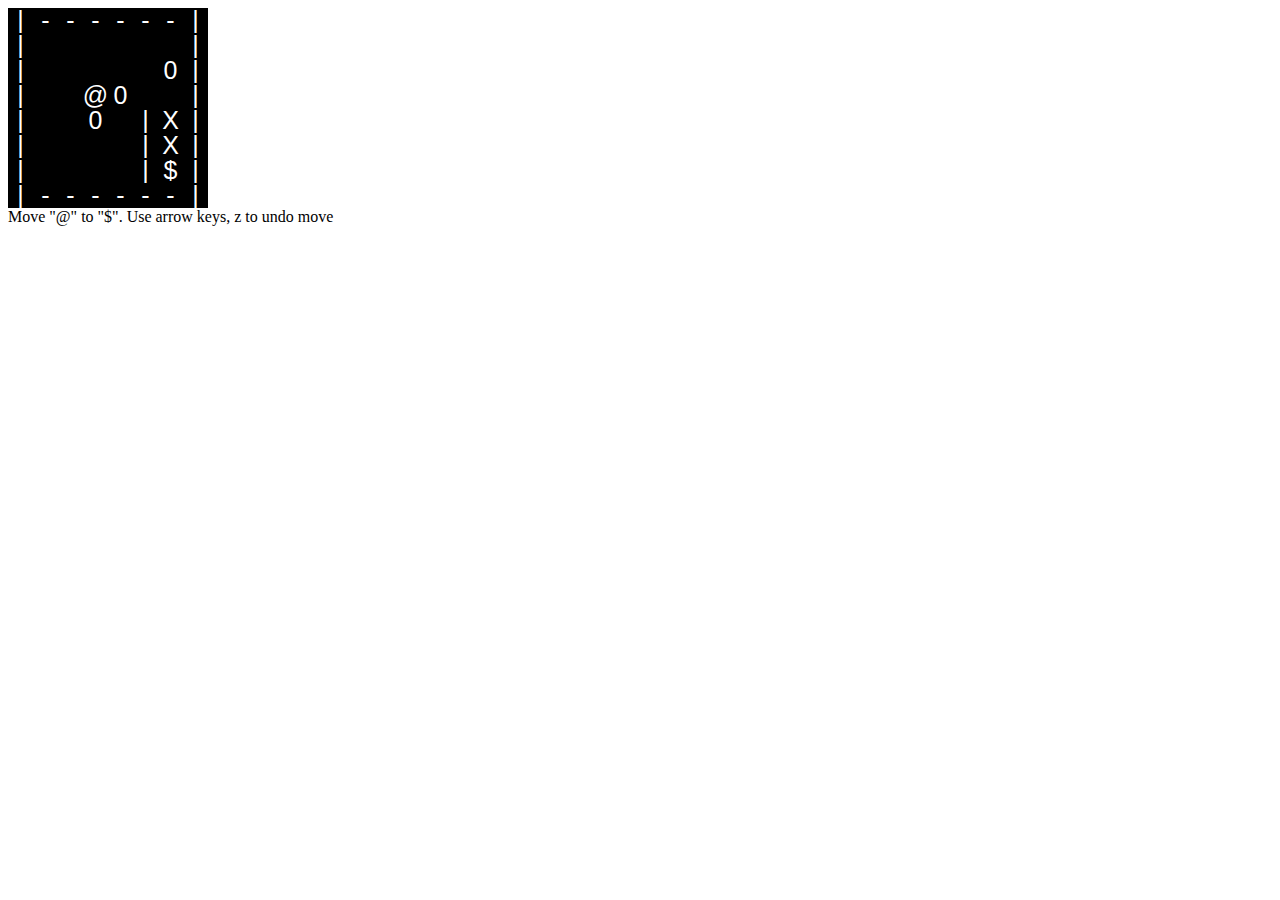
<file: sokoban1.html>
<!DOCTYPE html>
<html lang="en">
<head>
  <meta charset="UTF-8">
  <meta http-equiv="X-UA-Compatible" content="IE=edge">
  <meta name="viewport" content="width=device-width, initial-scale=1.0">
  <title>Sokoban A</title>
  <link rel="stylesheet" href="./sokoban.css">
</head>

<body>
  
</body>

<script type="module">
  import sokoban from './sokoban.js'
  import { mapA } from './maps.js'

  sokoban(mapA)

  const explanation = document.createElement('div')
  explanation.innerText = 'Move "@" to "$". Use arrow keys, z to undo move'
  document.body.appendChild(explanation)
</script>
</html>
</file>
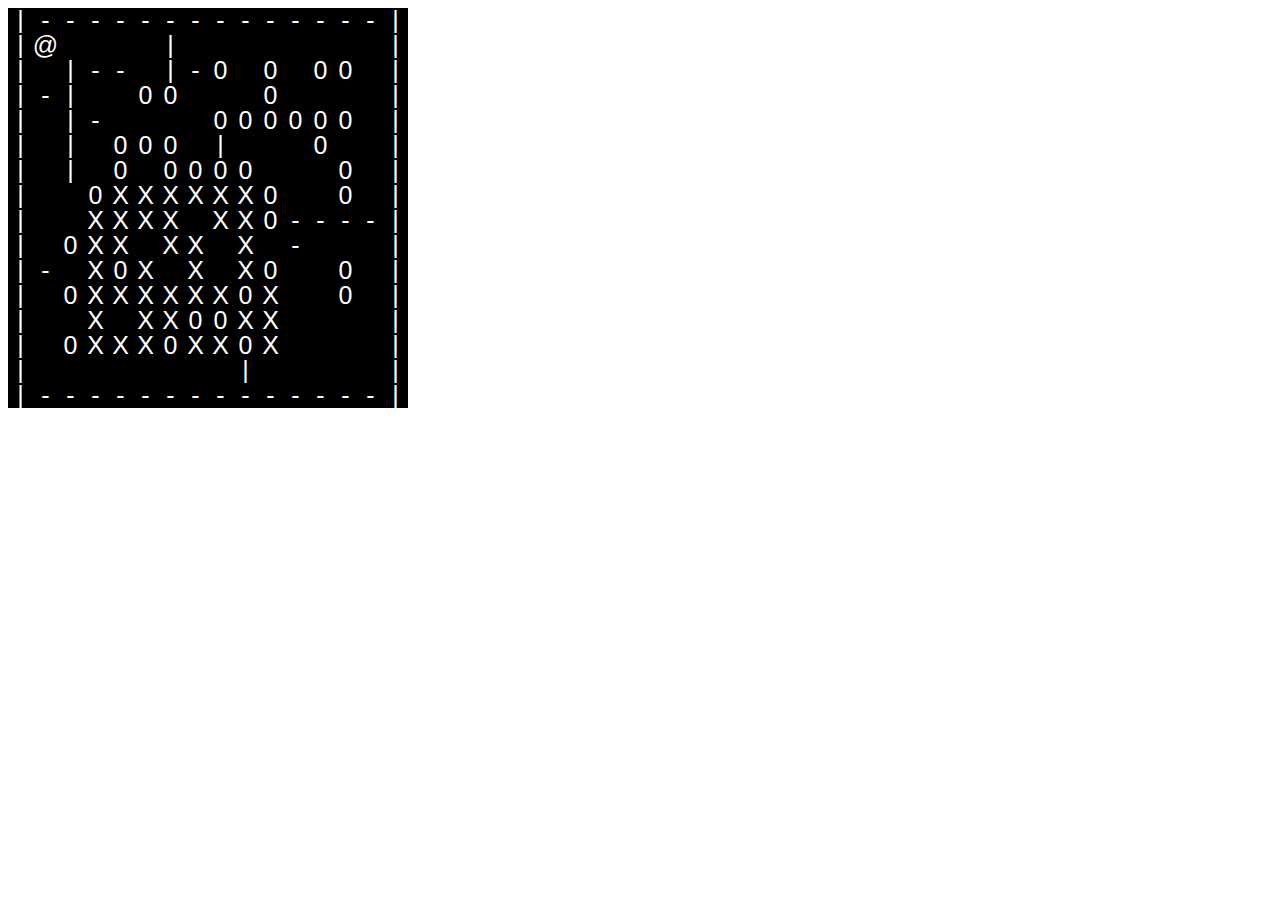
<file: sokobanFinal.html>
<!DOCTYPE html>
<html lang="en">
<head>
  <meta charset="UTF-8">
  <meta http-equiv="X-UA-Compatible" content="IE=edge">
  <meta name="viewport" content="width=device-width, initial-scale=1.0">
  <title>Sokoban C</title>
  <link rel="stylesheet" href="./sokoban.css">

  <script type="module">
    import sokoban from './sokoban.js'
    import { mapC } from './maps.js'
  
    sokoban(mapC)
  
  </script>
</head>
</html>
</file>
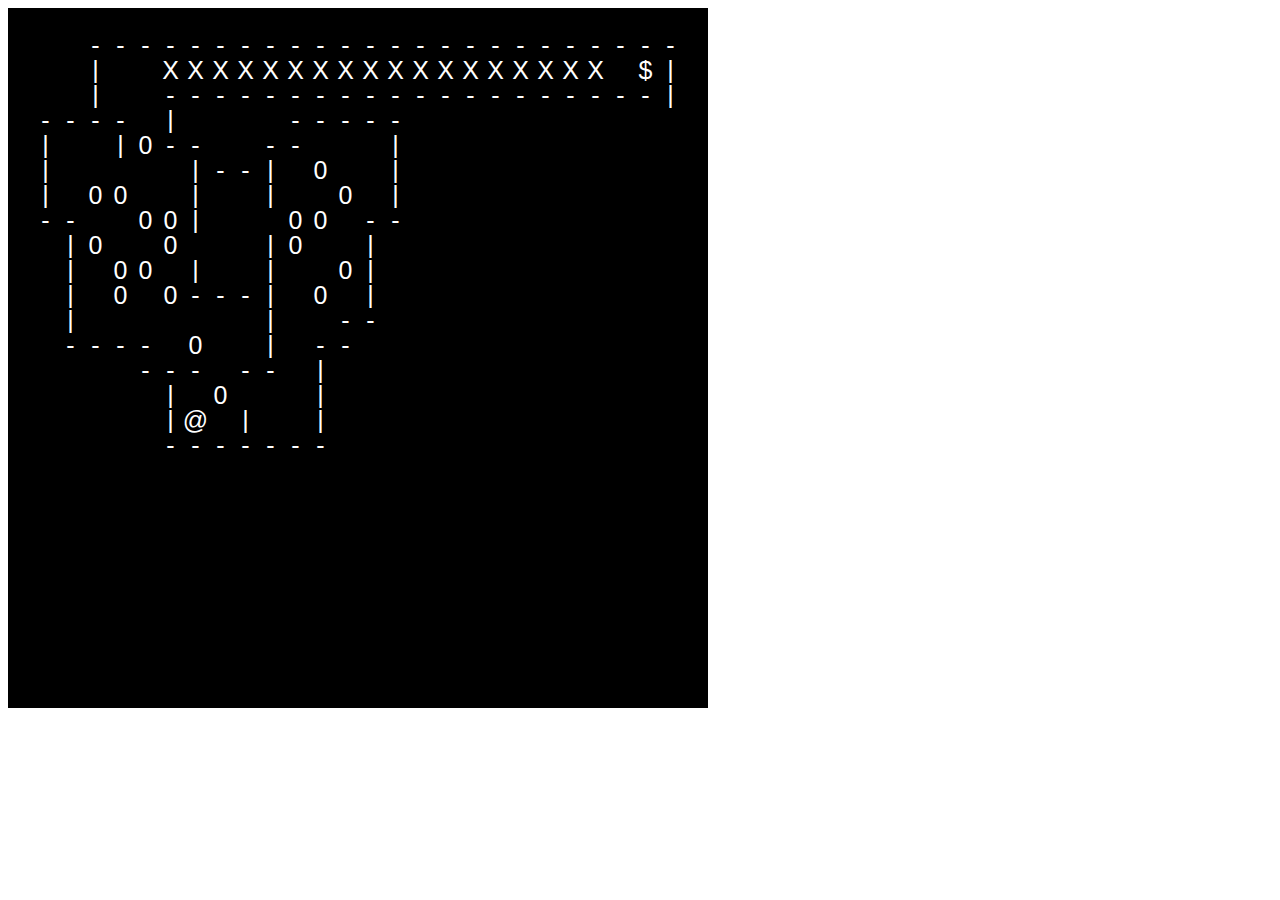
<file: sokobanMid.html>
<!DOCTYPE html>
<html lang="en">
<head>
  <meta charset="UTF-8">
  <meta http-equiv="X-UA-Compatible" content="IE=edge">
  <meta name="viewport" content="width=device-width, initial-scale=1.0">
  <title>Sokoban B</title>
  <link rel="stylesheet" href="./sokoban.css">

  <script type="module">
    import sokoban from './sokoban.js'
    import { mapB } from './maps.js'
  
    sokoban(mapB)
  
  </script>
</head>
</html>
</file>
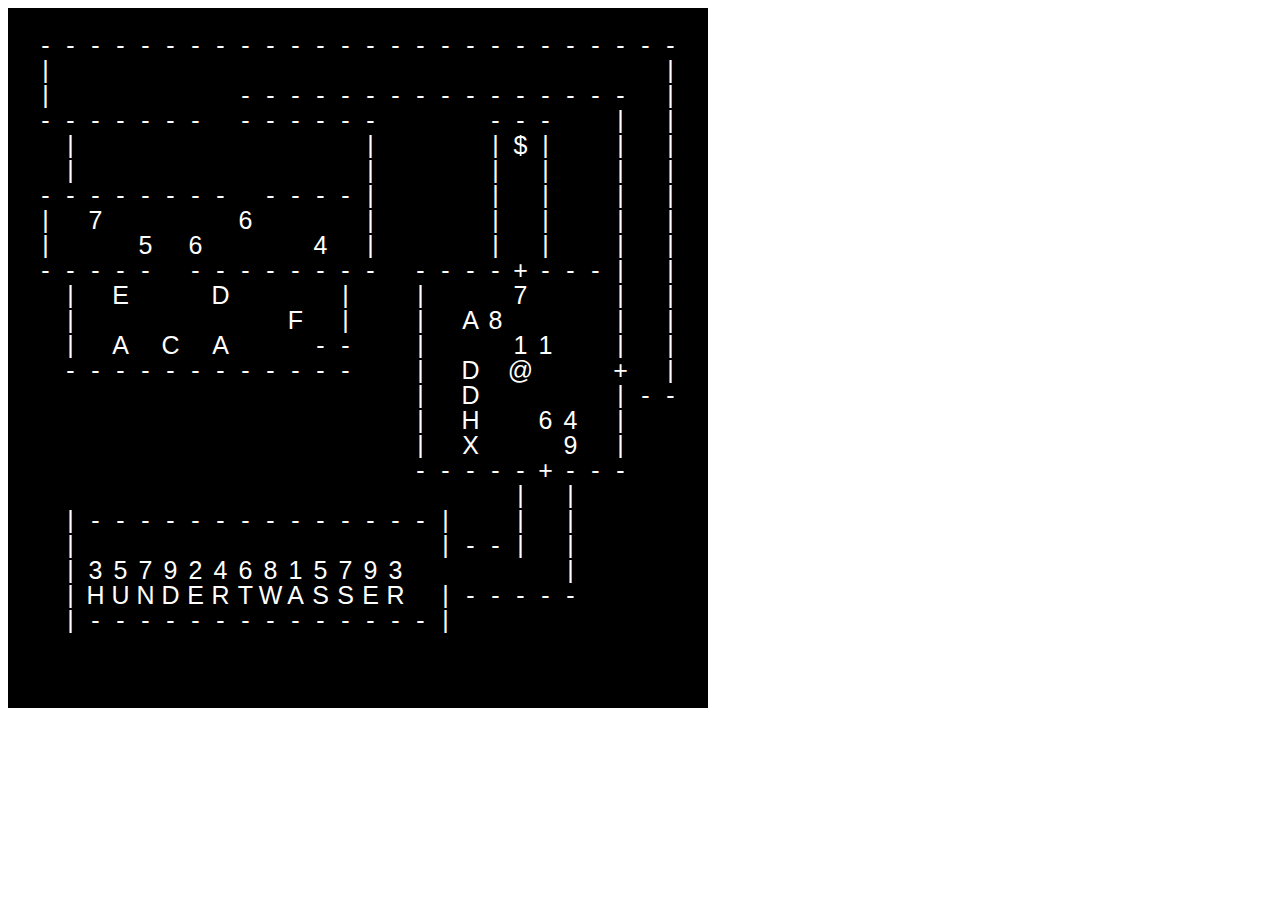
<file: sokobanPenultimate.html>
<!DOCTYPE html>
<html lang="en">
<head>
  <meta charset="UTF-8">
  <meta http-equiv="X-UA-Compatible" content="IE=edge">
  <meta name="viewport" content="width=device-width, initial-scale=1.0">
  <title>Sokoban P</title>
  <link rel="stylesheet" href="./sokoban.css">

  <script type="module">
    import sokoban from './sokoban.js'
    import { mapB3 } from './maps.js'
  
    sokoban(mapB3)
  
  </script>
</head>
</html>
</file>
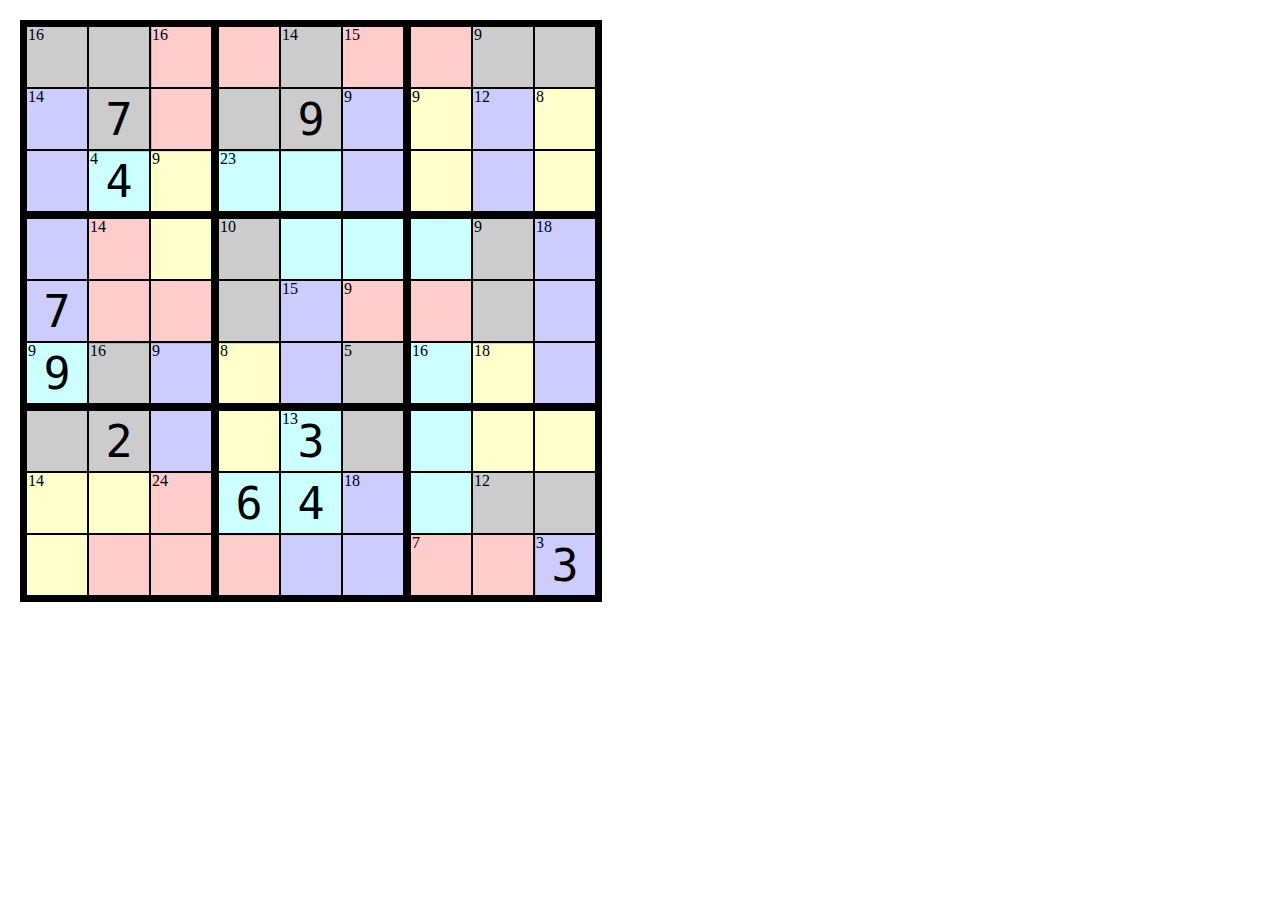
<file: sudoku.html>
<!DOCTYPE html>
<html lang="en">
<head>
  <meta charset="UTF-8">
  <meta http-equiv="X-UA-Compatible" content="IE=edge">
  <meta name="viewport" content="width=device-width, initial-scale=1.0">
  <title>123456789</title>
</head>

<style>
  div:focus { outline: 5px auto #328cdb }
</style>
<body>
  <div id="root"></div>
  
</body>

<script src="./sudoku.js">

</script>
</html>
</file>
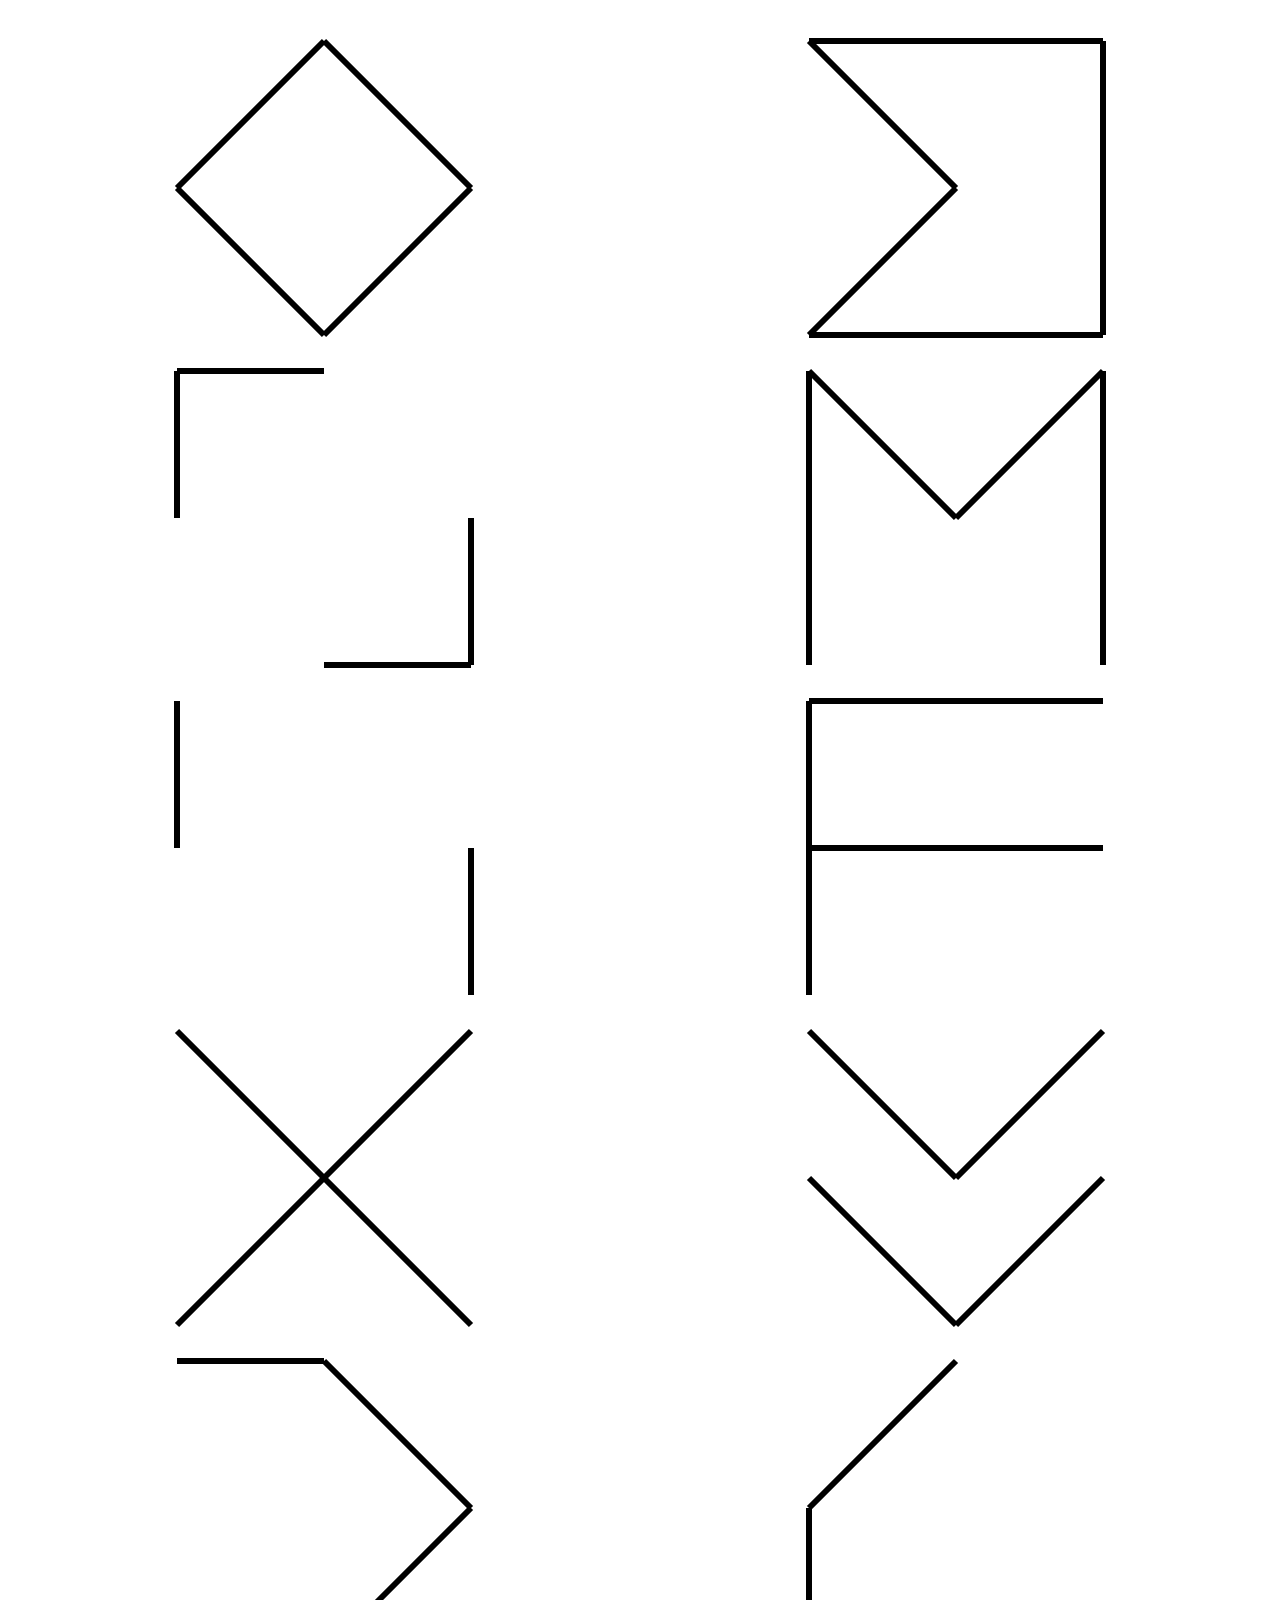
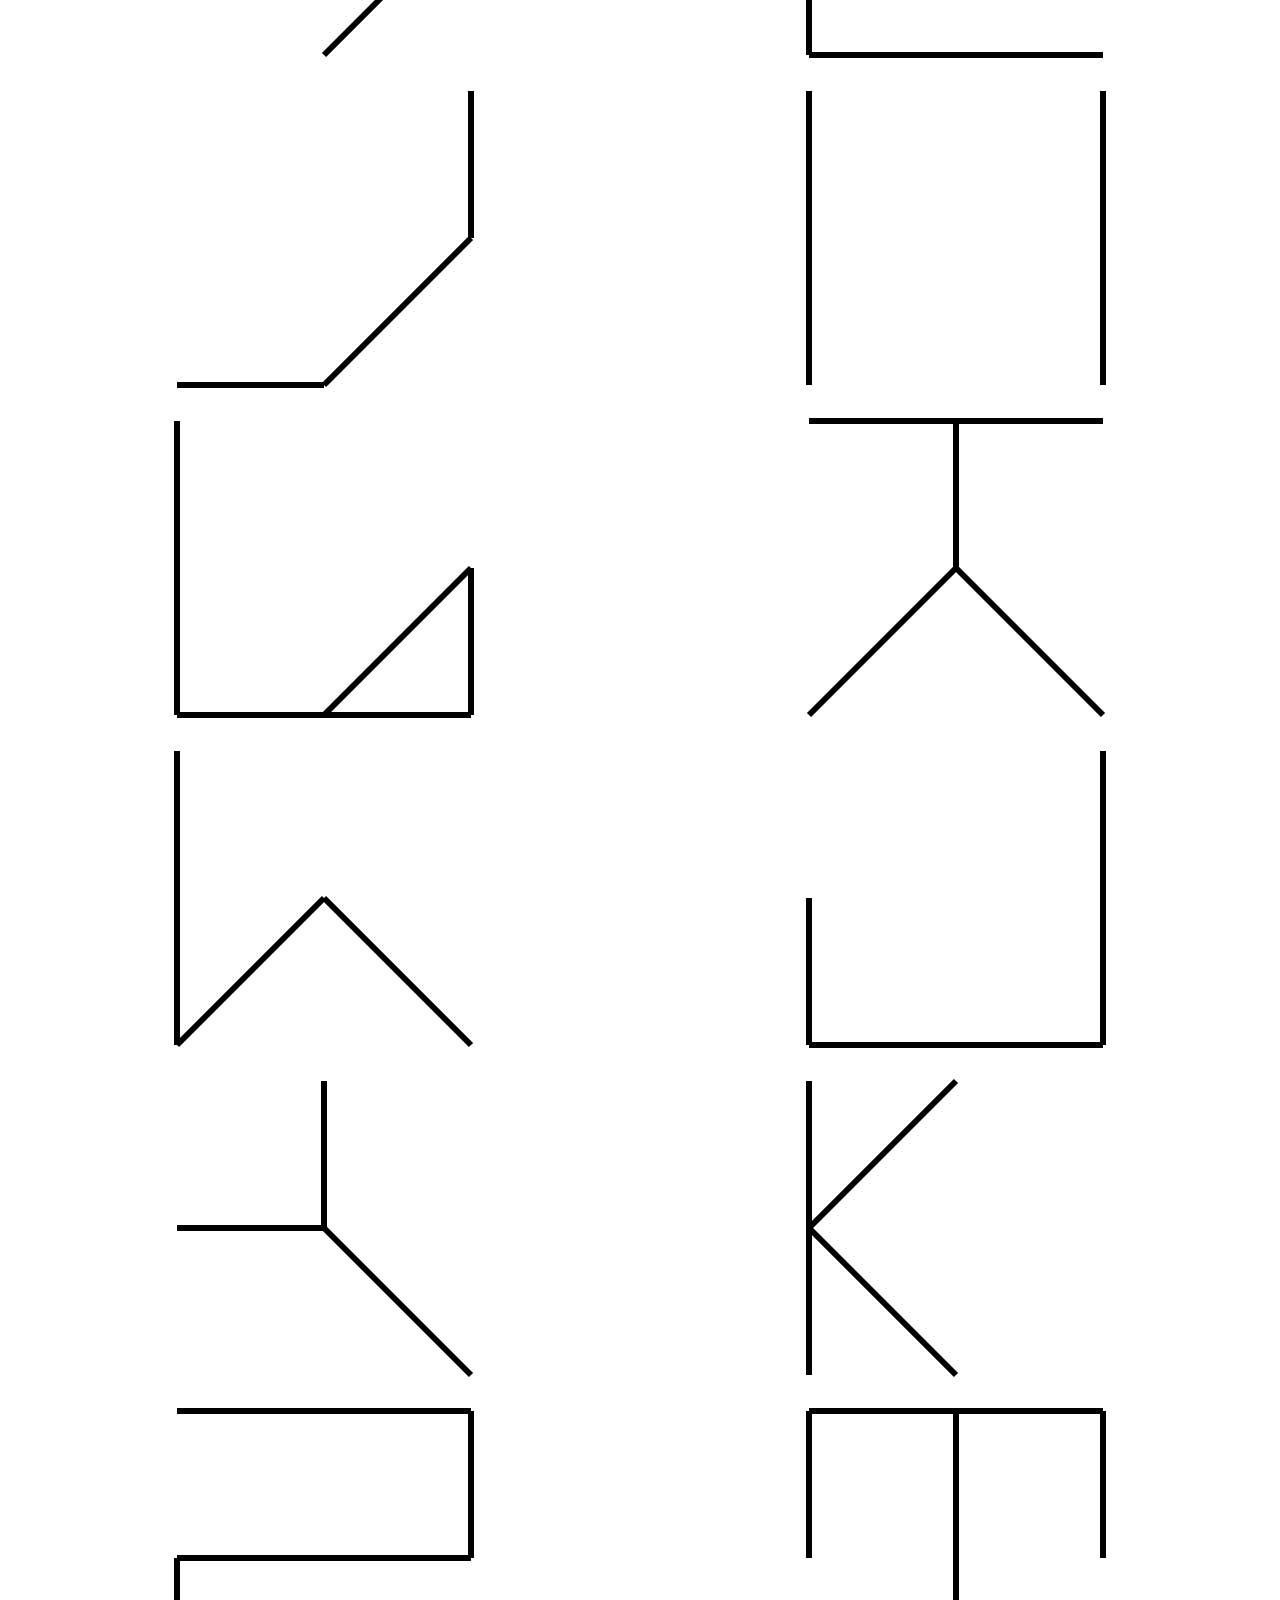
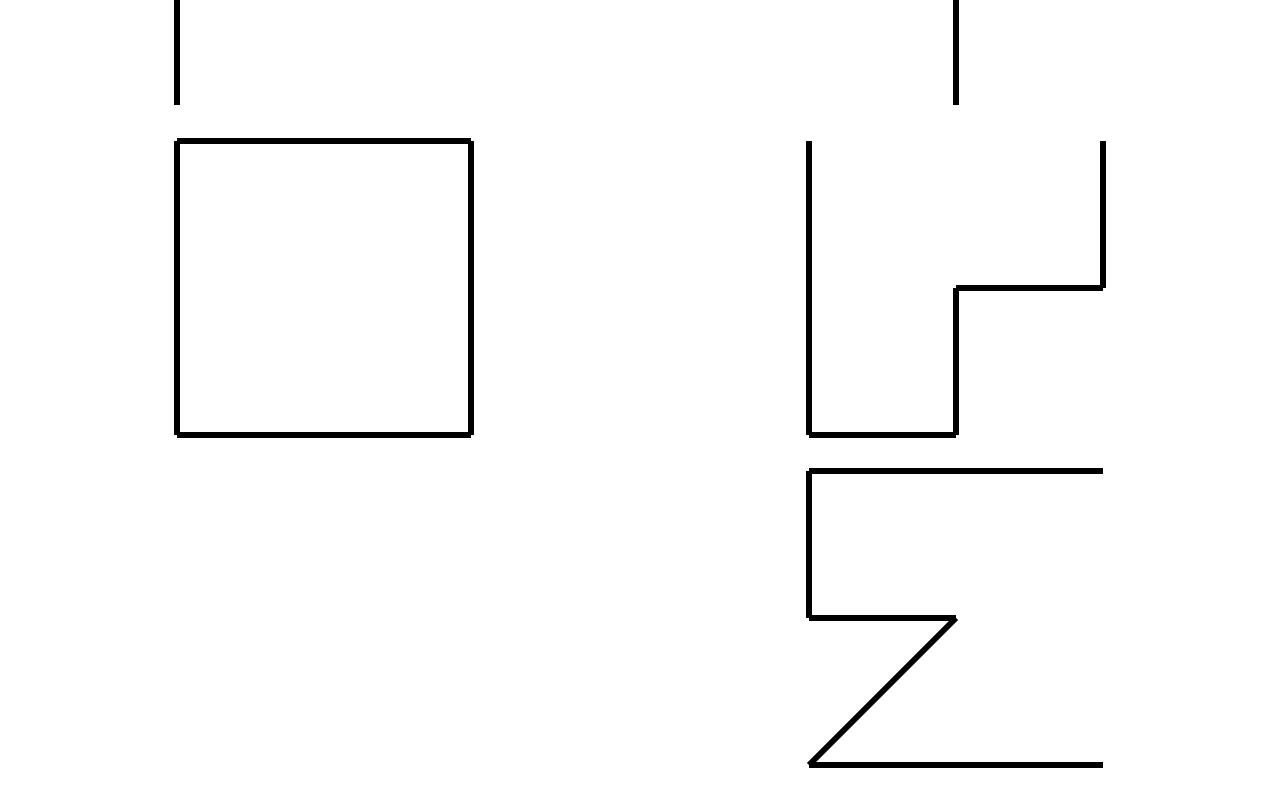
<file: symbols.html>
<!DOCTYPE html>
<html lang="en">
<head>
  <meta charset="UTF-8">
  <meta http-equiv="X-UA-Compatible" content="IE=edge">
  <meta name="viewport" content="width=device-width, initial-scale=1.0">
  <title>Symbols</title>
</head>

<style>

  body {
    display: grid;
    grid-template-columns: 1fr 1fr;
    padding: 0px;
    padding-top: 30px;
    flex-wrap: wrap;
  }
  
  .column {
    flex-direction: column;
    display: flex;
  }

.flip-card {
  background-color: transparent;
  width: 100%;
  margin-bottom: 30px;
  height: var(--cardSize);
  perspective: 1000px;
}

.flip-card-inner {
  position: relative;
  height: 100%;
  text-align: center;
  transition: transform 0.8s;
  transform-style: preserve-3d;
}

.flip-card:hover .flip-card-inner {
  transform: rotateY(180deg);
}

.flip-card:active .flip-card-inner {
  transform: rotateY(180deg);
}

.flip-card-front, .flip-card-back {
  position: absolute;
  width: 100%;
  height: 100%;
  -webkit-backface-visibility: hidden;
  backface-visibility: hidden;
}

.flip-card-back {
  display: flex;
  justify-content: center;
  align-items: center;
  font-size: 45px;
  transform: rotateY(180deg);
}

</style>

<body>

</body>

<script>
  document.addEventListener("touchstart", function() {}, true);
  const xmlns = "http://www.w3.org/2000/svg";
  const directive = ['ae']

  const xs = [
    ['H', ['bfhdb']],
    ['C', ['dab', 'fih']],
    ['He', ['ad', 'fi']],
    ['Li', ['aei', 'gec']],
    ['Be', ['abfh']],
    ['B', ['cfhg']],
    ['O', ['adghifh']],
    ['F', ['adgei']],
    ['N', ['deb', 'ei']],
    ['Al', ['abcfedg']],
    ['Ne', ['abcfihgda']],
    ['Na', ['aeghifcba']],
    ['Mg', ['gdaecfi']],
    ['Si', ['gdabc', 'def']],
    ['P', ['aec', 'dhf']],
    ['S', ['ihgdb']],
    ['Ar', ['adg', 'cfi']],
    ['Ni', ['abc', 'beg', 'ei']],
    ['K', ['dghifc']],
    ['Ca', ['adg', 'db', 'dh']],
    ['Sc', ['dabcf', 'beh']],
    ['Ti', ['adghefc']],
    ['Cu', ['cbadeghi']],
  ]

  const letterToCoord = {
    a: '1,1',
    d: '1, 50',
    g: '1, 99',
    b: '50, 1',
    e: '50, 50',
    h: '50, 99',
    c: '99, 1',
    f: '99, 50',
    i: '99, 99'
  }

  let cardSize

  if (window.outerWidth < 400) {
    cardSize = 120
  } else if (window.outerWidth < 500) {
    cardSize = 150
  } else if (window.outerWidth < 800) {
    cardSize = 200
  }  else {
    cardSize = 300
  }

  document.documentElement.style.setProperty('--cardSize', cardSize + 'px')

  const wrapInCard = (label, svg) => {
    const mainContainer = document.createElement('div')
    const innerContainer = document.createElement('div')
    const frontContainer = document.createElement('div')
    const backContainer = document.createElement('div')

    mainContainer.className = 'flip-card';
    innerContainer.className = 'flip-card-inner';
    frontContainer.className = 'flip-card-front';
    backContainer.className = 'flip-card-back';

    backContainer.innerText = label
    frontContainer.appendChild(svg)
    innerContainer.appendChild(frontContainer)
    innerContainer.appendChild(backContainer)
    mainContainer.appendChild(innerContainer)

    return mainContainer
  }

  const fn = (label, dirs, target) => {

    const svg = document.createElementNS(xmlns, 'svg')
    // svg.setAttribute('style', 'border: 1px solid grey')
    svg.setAttribute('height', cardSize)
    svg.setAttribute('width', cardSize)
    svg.setAttribute('viewBox', '0 0 100 100')

    dirs.forEach(dir => {
      [...dir].map((char, ix) => {
        const next = dir[ix + 1]
        return next ? [char, next] : null
      }).filter(Boolean).map(frag => {
        const path = document.createElementNS(xmlns, 'path');
        const dd =  `M ${letterToCoord[frag[0]]} L ${letterToCoord[frag[1]]}`
        path.setAttribute('d', dd);
        path.setAttribute('style', 'stroke: black; stroke-width: 2');
  
        return path
      }).forEach(path => {
        svg.appendChild(path)
      })
    })

    target.appendChild(wrapInCard(label, svg))
  }

  const target1 = document.createElement('div')
  const target2 = document.createElement('div')

  target1.classList.add('column')
  target2.classList.add('column')
  
  xs.slice(0, xs.length / 2 ).forEach((args) => fn(args[0], args[1], target1))
  xs.slice(xs.length / 2, xs.length).forEach((args) => fn(args[0], args[1], target2))

  document.body.appendChild(target1)
  document.body.appendChild(target2)

</script>
</html>
</file>
<file: sokoban.css>
main {
  /* font-family: monospace; */
  font-family: sans-serif;
}

div {
  display: flex
}

span {
  width: 25px;
  height: 25px;
  font-size: 25px;
  color: white;
  background: black;
  display: flex;
  justify-content: center;
  align-items: center;
}
</file>
